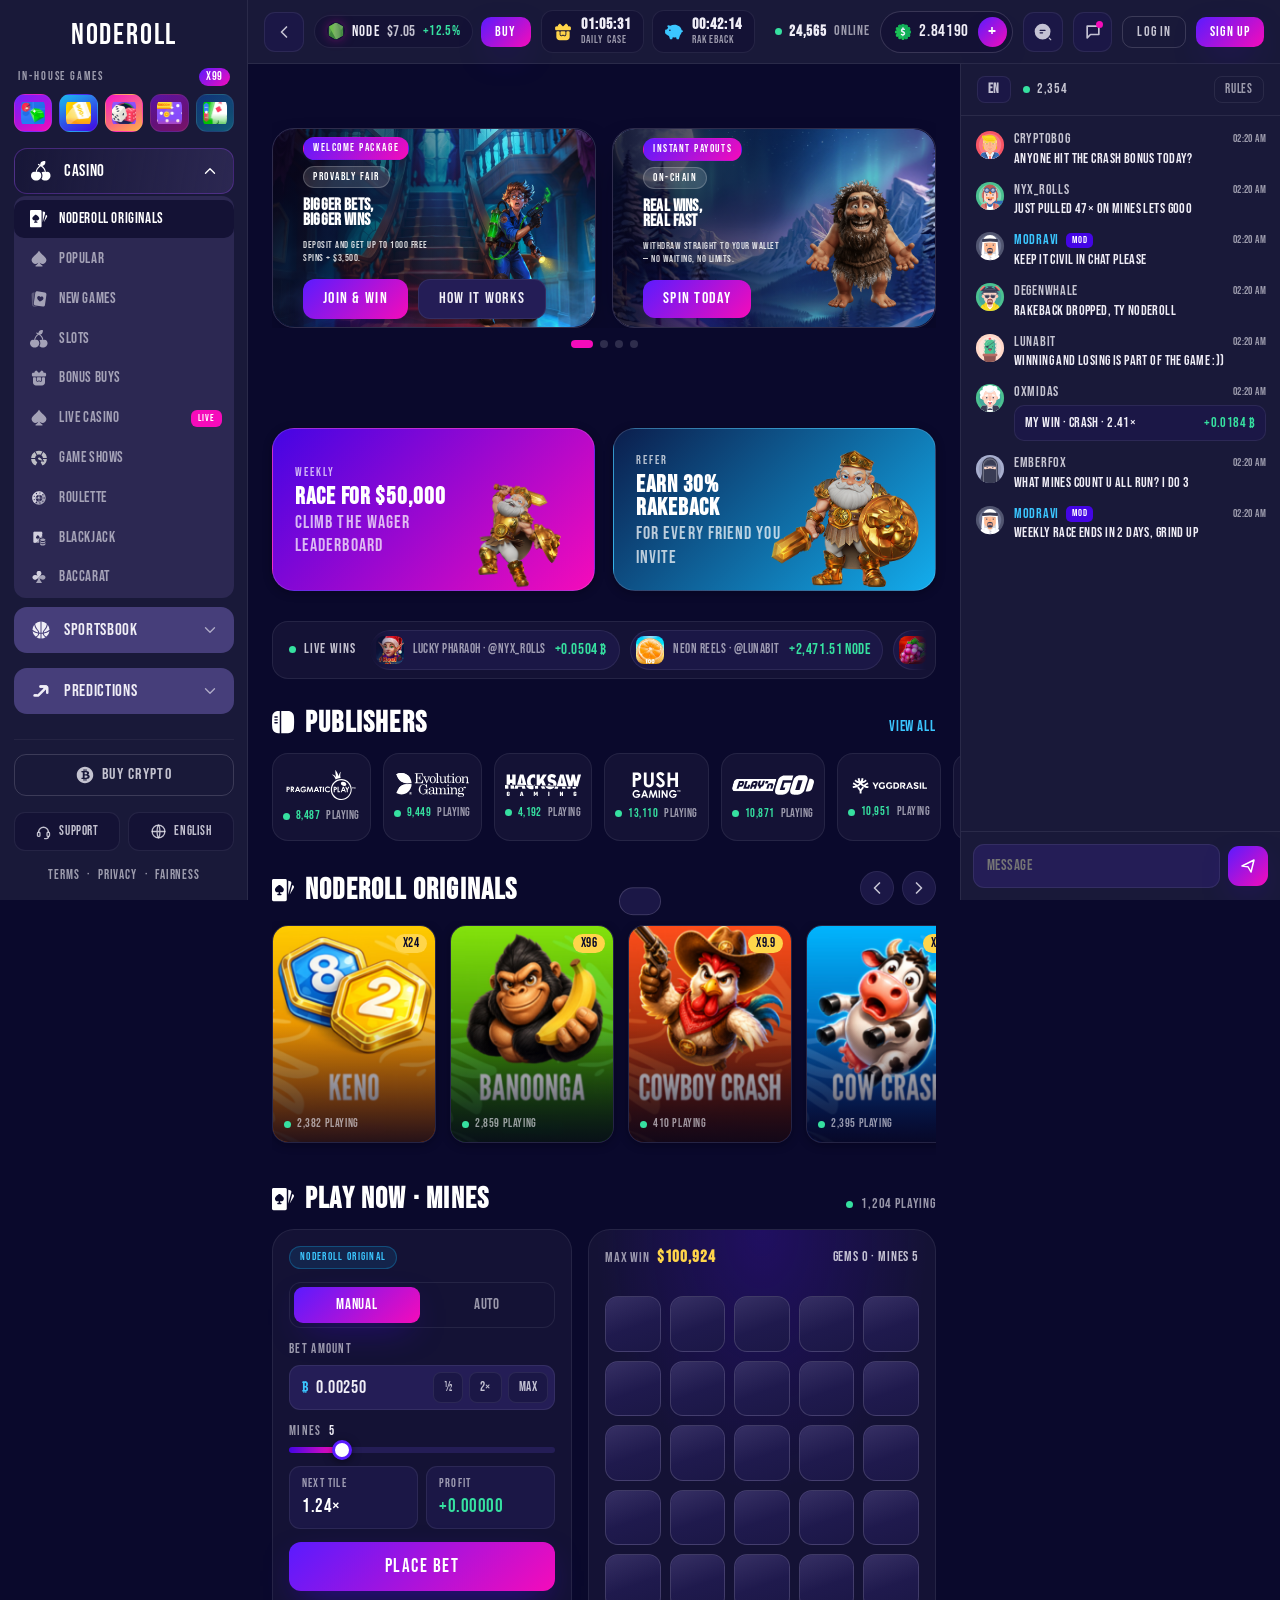
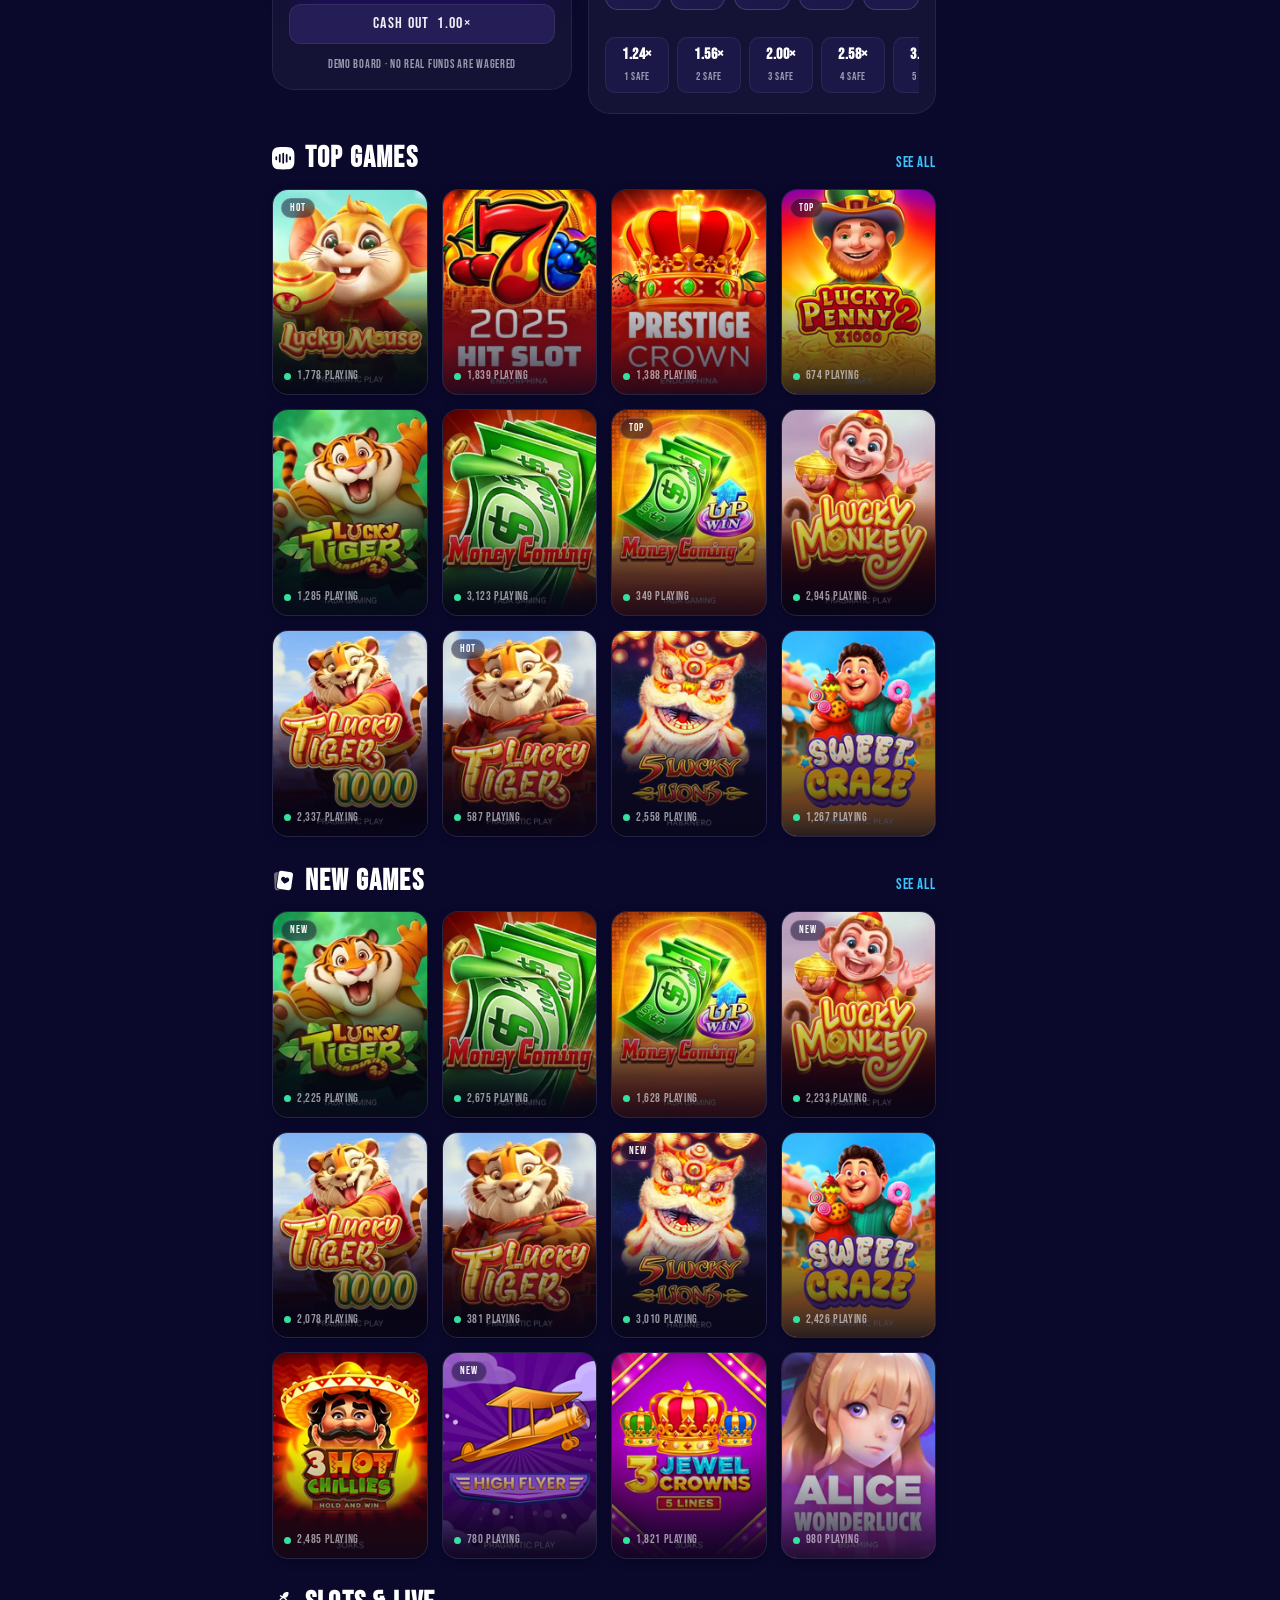
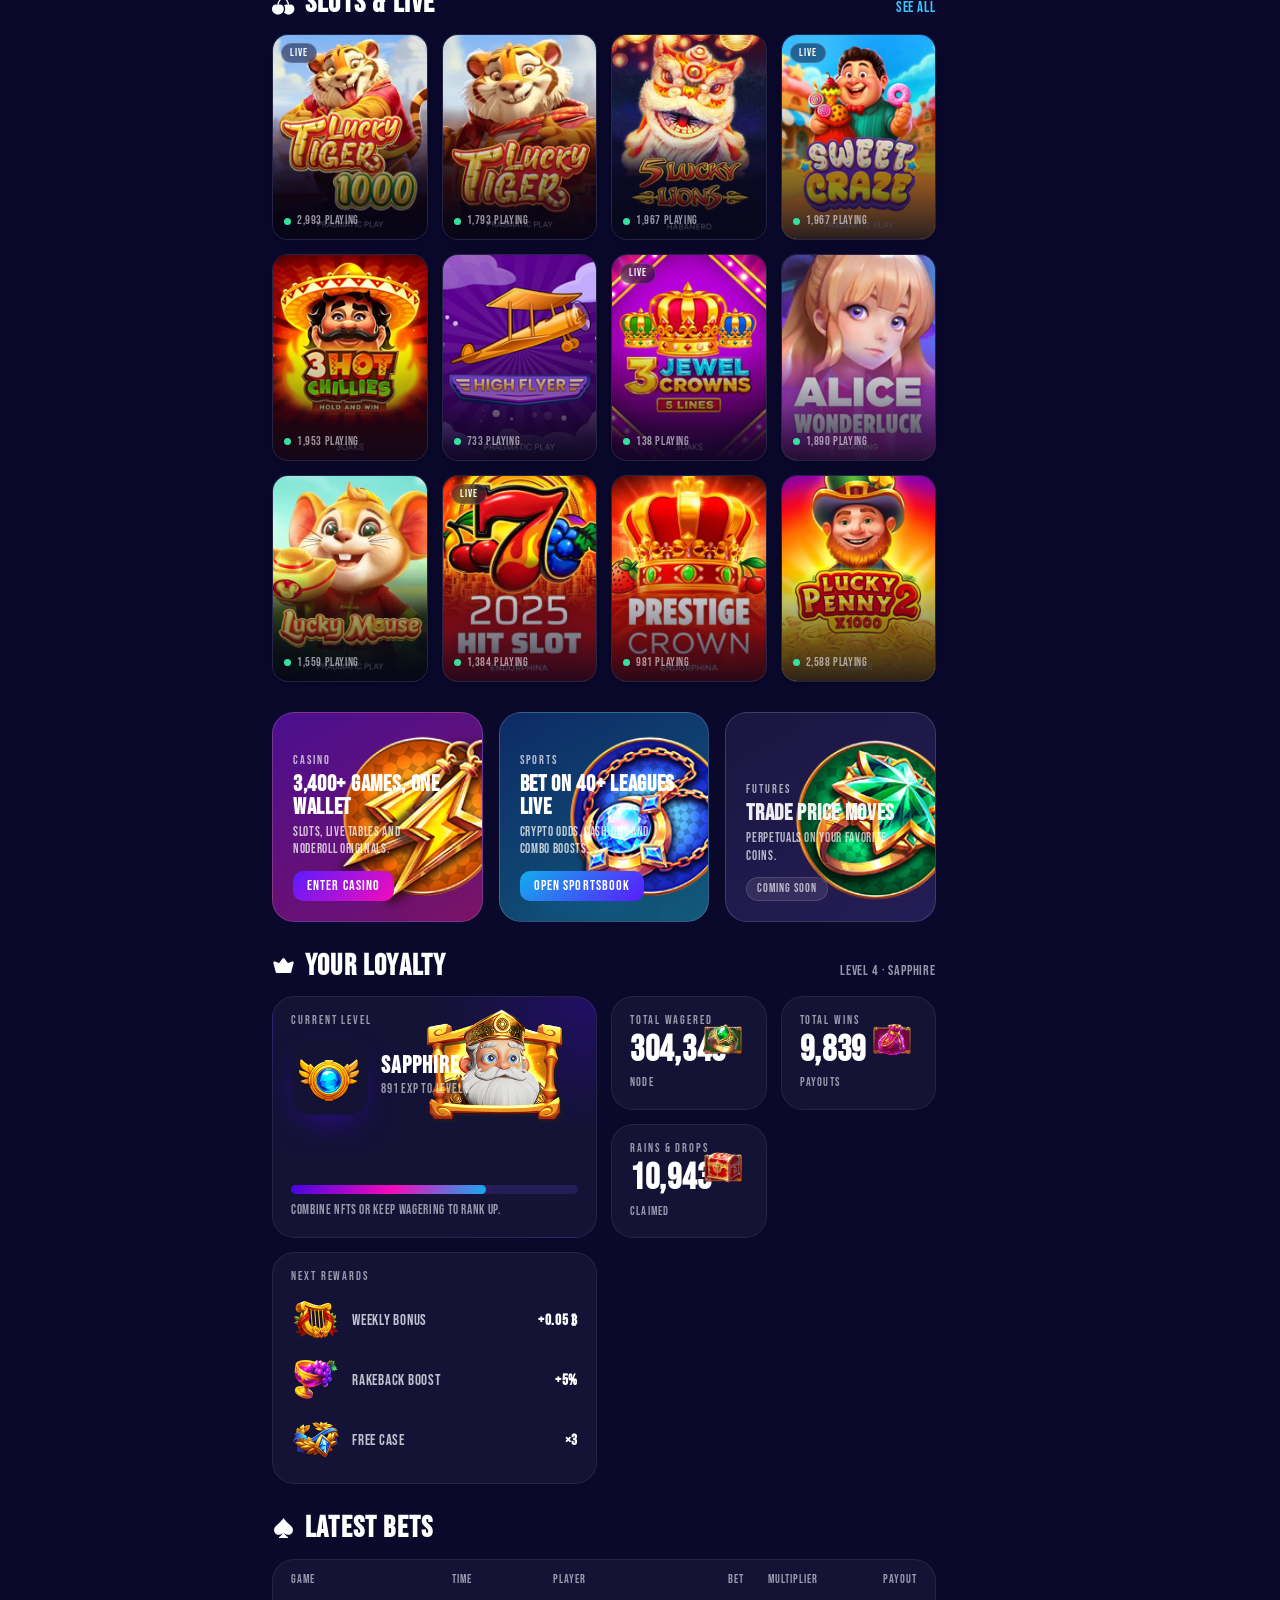
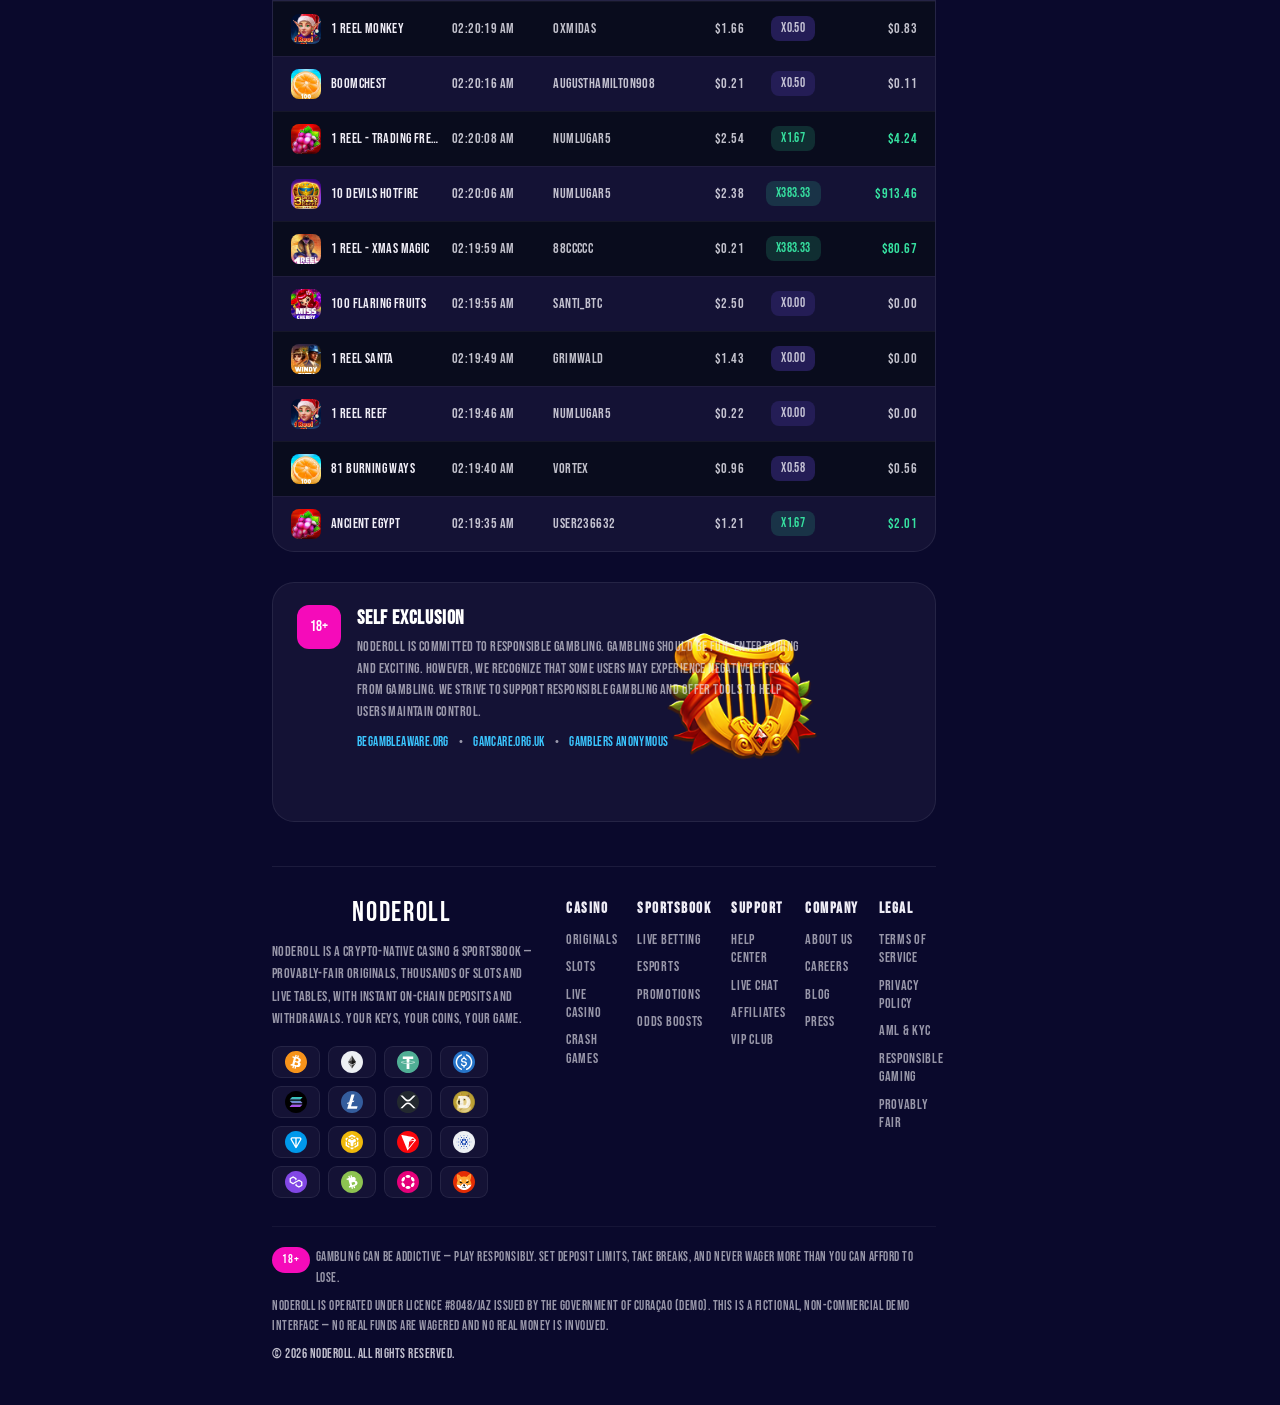
<file: index.html>
<!DOCTYPE html>
<html lang="en">
<head>
<meta charset="UTF-8" />
<meta name="viewport" content="width=device-width, initial-scale=1.0" />
<title>NodeRoll — Crypto Casino &amp; Sportsbook</title>
<meta name="description" content="NodeRoll — a crypto-native casino. Provably-fair originals, thousands of slots, live games and instant on-chain payouts." />
<meta name="color-scheme" content="dark" />
<meta name="theme-color" content="#0a092c" />

<link rel="preconnect" href="https://fonts.googleapis.com" />
<link rel="preconnect" href="https://fonts.gstatic.com" crossorigin />
<link href="https://fonts.googleapis.com/css2?family=Bebas+Neue&display=swap" rel="stylesheet" />
<link rel="stylesheet" href="assets/css/styles.css" />

<link rel="icon" href="data:image/svg+xml,%3Csvg xmlns='http://www.w3.org/2000/svg' viewBox='0 0 32 32'%3E%3Cdefs%3E%3ClinearGradient id='g' x1='0' y1='0' x2='1' y2='1'%3E%3Cstop offset='0' stop-color='%234405e4'/%3E%3Cstop offset='.55' stop-color='%23f50bba'/%3E%3Cstop offset='1' stop-color='%2313aded'/%3E%3C/linearGradient%3E%3C/defs%3E%3Crect x='2' y='2' width='28' height='28' rx='9' fill='url(%23g)'/%3E%3Cg fill='%230a092c'%3E%3Ccircle cx='12' cy='12' r='2.4'/%3E%3Ccircle cx='20' cy='12' r='2.4'/%3E%3Ccircle cx='12' cy='20' r='2.4'/%3E%3Ccircle cx='20' cy='20' r='2.4'/%3E%3C/g%3E%3C/svg%3E" />
</head>
<body>

<!-- ===================== ICON SPRITE (outline, 24x24) ===================== -->
<svg width="0" height="0" style="position:absolute" aria-hidden="true" focusable="false"><defs>
<symbol id="ic-diamond" viewBox="0 0 24 24"><path d="M12 3 20 10 12 21 4 10Z"/><path d="M4 10h16"/></symbol>
<symbol id="ic-trend" viewBox="0 0 24 24"><path d="M3 17 9.5 11l3.5 3.5L21 7"/><path d="M16 7h5v5"/></symbol>
<symbol id="ic-sparkle" viewBox="0 0 24 24"><path d="M12 3.5 13.9 9 19.5 11 13.9 13 12 18.5 10.1 13 4.5 11 10.1 9Z"/></symbol>
<symbol id="ic-flame" viewBox="0 0 24 24"><path d="M12 3c3 3.5 5 6 5 9a5 5 0 0 1-10 0c0-1.4.6-2.6 1.7-3.6C10 11 12 9.2 12 3Z"/></symbol>
<symbol id="ic-slots" viewBox="0 0 24 24"><rect x="4" y="5" width="4.4" height="14" rx="2"/><rect x="9.8" y="5" width="4.4" height="14" rx="2"/><rect x="15.6" y="5" width="4.4" height="14" rx="2"/></symbol>
<symbol id="ic-rocket" viewBox="0 0 24 24"><path d="M5 19c0-3 1-5.5 3.2-7.7C11 8.5 15 6.5 19.5 6.5 19.5 11 17.5 15 14.7 17.8 12.5 20 10 21 7 21"/><circle cx="14.5" cy="9.5" r="1.6"/><path d="M5 19l2.5-1M5 19l1-2.5"/></symbol>
<symbol id="ic-live" viewBox="0 0 24 24"><circle cx="12" cy="12" r="2.4"/><path d="M7.6 7.6a6 6 0 0 0 0 8.8M16.4 7.6a6 6 0 0 1 0 8.8"/></symbol>
<symbol id="ic-star" viewBox="0 0 24 24"><path d="M12 4 14.3 9.2 20 9.7 15.7 13.5 17 19 12 16.2 7 19 8.3 13.5 4 9.7 9.7 9.2Z"/></symbol>
<symbol id="ic-layers" viewBox="0 0 24 24"><path d="M12 4 21 9 12 14 3 9Z"/><path d="M3 14l9 5 9-5"/></symbol>
<symbol id="ic-hexagon" viewBox="0 0 24 24"><path d="M12 3 20 7.5v9L12 21 4 16.5v-9Z"/></symbol>
<symbol id="ic-crown" viewBox="0 0 24 24"><path d="M4 18h16M4.5 18 6 8l4.5 5L12 5l1.5 8L18 8l1.5 10"/></symbol>
<symbol id="ic-candles" viewBox="0 0 24 24"><path d="M7 4v4.5M7 15.5V20M17 5v3M17 15v4"/><rect x="5" y="8.5" width="4" height="7" rx="1.2"/><rect x="15" y="8" width="4" height="7" rx="1.2"/></symbol>
<symbol id="ic-trophy" viewBox="0 0 24 24"><path d="M8 4h8v4a4 4 0 0 1-8 0Z"/><path d="M8 6H5a3 3 0 0 0 3 3M16 6h3a3 3 0 0 1-3 3M12 12v4M9 20h6M10 16h4"/></symbol>
<symbol id="ic-rank" viewBox="0 0 24 24"><rect x="4" y="11" width="4" height="8" rx="1"/><rect x="10" y="6" width="4" height="13" rx="1"/><rect x="16" y="14" width="4" height="5" rx="1"/></symbol>
<symbol id="ic-dice" viewBox="0 0 24 24"><rect x="4" y="4" width="16" height="16" rx="4"/><circle cx="9" cy="9" r="1.3" fill="currentColor"/><circle cx="15" cy="15" r="1.3" fill="currentColor"/><circle cx="12" cy="12" r="1.3" fill="currentColor"/></symbol>
<symbol id="ic-plinko" viewBox="0 0 24 24"><g fill="currentColor"><circle cx="12" cy="5" r="1.2"/><circle cx="9" cy="10" r="1.2"/><circle cx="15" cy="10" r="1.2"/><circle cx="6" cy="15" r="1.2"/><circle cx="12" cy="15" r="1.2"/><circle cx="18" cy="15" r="1.2"/></g><path d="M5 20h14"/></symbol>
<symbol id="ic-cards" viewBox="0 0 24 24"><rect x="7" y="5" width="10" height="14" rx="2"/><path d="M12 15.5 9.2 12.8a1.9 1.9 0 1 1 2.8-1 1.9 1.9 0 1 1 2.8 1Z" fill="currentColor"/></symbol>
<symbol id="ic-gift" viewBox="0 0 24 24"><rect x="4" y="9" width="16" height="11" rx="2"/><path d="M4 13h16M12 9v11M12 9C9.5 9 7.5 4.5 12 6.2 16.5 4.5 14.5 9 12 9Z"/></symbol>
<symbol id="ic-spade" viewBox="0 0 24 24"><path d="M12 4c3 4 7 6 7 9a3.4 3.4 0 0 1-5.6 2.6C13.6 17.4 14 18.6 15.2 20H8.8c1.2-1.4 1.6-2.6 1.8-4.4A3.4 3.4 0 0 1 5 13c0-3 4-5 7-9Z" fill="currentColor"/></symbol>
<symbol id="ic-ball" viewBox="0 0 24 24"><circle cx="12" cy="12" r="8"/><path d="M12 8.2 15 10.4 13.9 14h-3.8L9 10.4Z" fill="currentColor"/><path d="M12 4v4.2M5 9.5l3.8 2.8M19 9.5l-3.8 2.8M8.2 19l1.9-5M15.8 19l-1.9-5"/></symbol>
<symbol id="ic-coin" viewBox="0 0 24 24"><circle cx="12" cy="12" r="8"/><path d="M10 9h3.5a1.8 1.8 0 0 1 0 3.6H10M10 12.6h4a1.8 1.8 0 0 1 0 3.4H10V8.5"/></symbol>
<symbol id="ic-search" viewBox="0 0 24 24"><circle cx="11" cy="11" r="7"/><path d="m20 20-3.2-3.2"/></symbol>
<symbol id="ic-chat" viewBox="0 0 24 24"><path d="M5 5h14v10H9l-4 4Z"/></symbol>
<symbol id="ic-menu" viewBox="0 0 24 24"><path d="M4 7h16M4 12h16M4 17h16"/></symbol>
<symbol id="ic-chevL" viewBox="0 0 24 24"><path d="m15 6-6 6 6 6"/></symbol>
<symbol id="ic-chevR" viewBox="0 0 24 24"><path d="m9 6 6 6-6 6"/></symbol>
<symbol id="ic-send" viewBox="0 0 24 24"><path d="M4 12 20 4l-4 16-4-7-8-1Z"/></symbol>
<symbol id="ic-wheel" viewBox="0 0 24 24"><circle cx="12" cy="12" r="8"/><path d="M12 4v16M4 12h16M6.3 6.3 17.7 17.7M17.7 6.3 6.3 17.7"/></symbol>
<symbol id="ic-headset" viewBox="0 0 24 24"><path d="M5 13a7 7 0 0 1 14 0"/><rect x="3.5" y="13" width="3.5" height="6" rx="1.4"/><rect x="17" y="13" width="3.5" height="6" rx="1.4"/><path d="M19 19a3 3 0 0 1-3 3h-2.5"/></symbol>
<symbol id="ic-globe" viewBox="0 0 24 24"><circle cx="12" cy="12" r="9"/><path d="M3 12h18M12 3c2.6 2.7 2.6 15.3 0 18M12 3c-2.6 2.7-2.6 15.3 0 18"/></symbol>
<symbol id="ic-shield" viewBox="0 0 24 24"><path d="M12 3 20 6v6c0 4.4-3.2 7.6-8 9-4.8-1.4-8-4.6-8-9V6Z"/></symbol>
<symbol id="ic-clock" viewBox="0 0 24 24"><circle cx="12" cy="12" r="9"/><path d="M12 7v5l3.5 2"/></symbol>
<symbol id="ic-grid" viewBox="0 0 24 24"><rect x="4" y="4" width="7" height="7" rx="1.6"/><rect x="13" y="4" width="7" height="7" rx="1.6"/><rect x="4" y="13" width="7" height="7" rx="1.6"/><rect x="13" y="13" width="7" height="7" rx="1.6"/></symbol>
<symbol id="ic-chevD" viewBox="0 0 24 24"><path d="m6 9 6 6 6-6"/></symbol>
<symbol id="ic-basket" viewBox="0 0 24 24"><circle cx="12" cy="12" r="9"/><path d="M12 3v18M3 12h18M5.6 5.6c3.2 3.2 3.2 10.4 0 13.6M18.4 5.6c-3.2 3.2-3.2 10.4 0 13.6"/></symbol>
<symbol id="ic-tennis" viewBox="0 0 24 24"><circle cx="12" cy="12" r="9"/><path d="M5.5 6.5c4 2.4 4 8.6 0 11M18.5 6.5c-4 2.4-4 8.6 0 11"/></symbol>
<symbol id="ic-target" viewBox="0 0 24 24"><circle cx="12" cy="12" r="9"/><circle cx="12" cy="12" r="5"/><circle cx="12" cy="12" r="1.4" fill="currentColor"/></symbol>
<symbol id="ic-bat" viewBox="0 0 24 24"><path d="M14.5 4.5 19 9 9.5 18.5l-2.5.8.8-2.5Z"/><circle cx="5.5" cy="18.5" r="1.7"/></symbol>
<symbol id="ic-hockey" viewBox="0 0 24 24"><path d="M5 19h14M7 19 15 5l2.5 1"/><ellipse cx="17.5" cy="19" rx="2.2" ry="1.3" fill="currentColor"/></symbol>
<symbol id="ic-mma" viewBox="0 0 24 24"><path d="M7 10V7.5a1.8 1.8 0 0 1 3.6 0M10.6 8.6a1.8 1.8 0 0 1 3.6 0V11M7 10h7.2v4.5a4 4 0 0 1-4 4H9.2A2.2 2.2 0 0 1 7 16.3Z"/></symbol>
<symbol id="ic-pong" viewBox="0 0 24 24"><circle cx="9.5" cy="9.5" r="5.5"/><path d="m13.4 13.4 5 5"/><circle cx="17.5" cy="6.5" r="1.3" fill="currentColor"/></symbol>
<symbol id="ic-horse" viewBox="0 0 24 24"><path d="M5 20c0-5.5 2.2-8.5 6.5-9.5L13 7l3 1.8 3-1-1 3.2c1.2 2.4 1 5.6-1.2 9M11.5 10.5 8 13"/></symbol>
<symbol id="ic-gauge" viewBox="0 0 24 24"><path d="M4 18a8 8 0 1 1 16 0"/><path d="m12 14 4.5-4"/><circle cx="12" cy="18" r="1.5" fill="currentColor"/></symbol>
<symbol id="ic-megaphone" viewBox="0 0 24 24"><path d="M4 10.5v3l3 .8 1.8 3.7h2l-1-3.4 8 2.4V7.5l-8 2.4H7Z"/><path d="M18 9.5a3 3 0 0 1 0 5"/></symbol>
<symbol id="ic-ticket" viewBox="0 0 24 24"><path d="M4 8.5A1.5 1.5 0 0 1 5.5 7h13A1.5 1.5 0 0 1 20 8.5a2 2 0 0 0 0 4 1.5 1.5 0 0 1 0 3 2 2 0 0 0 0 .5 1.5 1.5 0 0 1-1.5 1.5h-13A1.5 1.5 0 0 1 4 16a2 2 0 0 0 0-3 1.5 1.5 0 0 1 0-3 2 2 0 0 0 0-1.5Z"/><path d="M14 7v10"/></symbol>
<symbol id="ic-vote" viewBox="0 0 24 24"><rect x="4" y="10" width="16" height="10" rx="2"/><path d="M4 14h16M12 4v6M9 6.5 12 4l3 2.5"/></symbol>
</defs></svg>

<a class="skip-link" href="#lobby">Skip to content</a>

<div class="app">

  <!-- ============================= SIDEBAR ============================= -->
  <aside class="sidebar" id="sidebar" aria-label="Primary">
    <div class="sidebar__inner">

      <a class="logo" href="#" aria-label="NodeRoll home">NodeRoll</a>

      <section class="ingames" aria-label="In-house games">
        <div class="ingames__head">
          <span class="eyebrow">In-house games</span>
          <span class="chip chip--mini">x99</span>
        </div>
        <div class="ingames__strip" id="ingameStrip"><!-- JS --></div>
      </section>

      <div class="sidebar__scroll">
        <div class="navgroup is-open">
          <button class="navgroup__head" type="button" aria-expanded="true" data-secicon="g-casino">
            <span class="navgroup__ic"><svg class="ic"><use href="#ic-slots"/></svg></span>
            <span class="navgroup__label">Casino</span>
            <svg class="ic navgroup__chev"><use href="#ic-chevD"/></svg>
          </button>
          <div class="navgroup__panel"><div class="navgroup__list">
            <a class="navsub is-active" href="#originals" data-secicon="originals"><svg class="ic"><use href="#ic-diamond"/></svg> NodeRoll Originals</a>
            <a class="navsub" href="#top" data-secicon="popular"><svg class="ic"><use href="#ic-flame"/></svg> Popular</a>
            <a class="navsub" href="#new" data-secicon="new-games"><svg class="ic"><use href="#ic-sparkle"/></svg> New Games</a>
            <a class="navsub" href="#slots" data-secicon="slots"><svg class="ic"><use href="#ic-slots"/></svg> Slots</a>
            <a class="navsub" href="#slots" data-secicon="bonus-buys"><svg class="ic"><use href="#ic-gift"/></svg> Bonus Buys</a>
            <a class="navsub" href="#slots" data-secicon="live-casino"><svg class="ic"><use href="#ic-live"/></svg> Live Casino <span class="navsub__badge">LIVE</span></a>
            <a class="navsub" href="#slots" data-secicon="game-shows"><svg class="ic"><use href="#ic-star"/></svg> Game Shows</a>
            <a class="navsub" href="#originals" data-secicon="roulette"><svg class="ic"><use href="#ic-wheel"/></svg> Roulette</a>
            <a class="navsub" href="#originals" data-secicon="blackjack"><svg class="ic"><use href="#ic-cards"/></svg> Blackjack</a>
            <a class="navsub" href="#originals" data-secicon="baccarat"><svg class="ic"><use href="#ic-spade"/></svg> Baccarat</a>
          </div></div>
        </div>

        <div class="navgroup">
          <button class="navgroup__head" type="button" aria-expanded="false" data-secicon="g-sportsbook">
            <span class="navgroup__ic"><svg class="ic"><use href="#ic-trophy"/></svg></span>
            <span class="navgroup__label">Sportsbook</span>
            <svg class="ic navgroup__chev"><use href="#ic-chevD"/></svg>
          </button>
          <div class="navgroup__panel"><div class="navgroup__list">
            <a class="navsub" href="#top" data-secicon="soccer"><svg class="ic"><use href="#ic-ball"/></svg> Soccer</a>
            <a class="navsub" href="#top" data-secicon="basketball"><svg class="ic"><use href="#ic-basket"/></svg> Basketball</a>
            <a class="navsub" href="#top" data-secicon="tennis"><svg class="ic"><use href="#ic-tennis"/></svg> Tennis</a>
            <a class="navsub" href="#top" data-secicon="csgo"><svg class="ic"><use href="#ic-target"/></svg> Counter-Strike</a>
            <a class="navsub" href="#top" data-secicon="cricket"><svg class="ic"><use href="#ic-bat"/></svg> Cricket</a>
            <a class="navsub" href="#top" data-secicon="baseball"><svg class="ic"><use href="#ic-bat"/></svg> Baseball</a>
            <a class="navsub" href="#top" data-secicon="hockey"><svg class="ic"><use href="#ic-hockey"/></svg> Ice Hockey</a>
            <a class="navsub" href="#top" data-secicon="mma"><svg class="ic"><use href="#ic-mma"/></svg> MMA</a>
            <a class="navsub" href="#top" data-secicon="ttennis"><svg class="ic"><use href="#ic-pong"/></svg> Table Tennis</a>
            <a class="navsub" href="#top" data-secicon="horse"><svg class="ic"><use href="#ic-horse"/></svg> Horse Racing</a>
          </div></div>
        </div>

        <div class="navgroup">
          <button class="navgroup__head" type="button" aria-expanded="false" data-secicon="g-predictions">
            <span class="navgroup__ic"><svg class="ic"><use href="#ic-trend"/></svg></span>
            <span class="navgroup__label">Predictions</span>
            <svg class="ic navgroup__chev"><use href="#ic-chevD"/></svg>
          </button>
          <div class="navgroup__panel"><div class="navgroup__list">
            <a class="navsub" href="#top" data-secicon="politics"><svg class="ic"><use href="#ic-vote"/></svg> Politics</a>
            <a class="navsub" href="#top" data-secicon="pred-sports"><svg class="ic"><use href="#ic-ball"/></svg> Sports</a>
          </div></div>
        </div>

        <a class="navlink" href="#top" data-secicon="g-rtp"><span class="navgroup__ic"><svg class="ic"><use href="#ic-gauge"/></svg></span><span class="navgroup__label">Live RTP</span></a>

        <div class="navblock">
          <a class="navsub" href="#promos" data-secicon="promotions"><svg class="ic"><use href="#ic-megaphone"/></svg> Promotions</a>
          <a class="navsub" href="#promos" data-secicon="refer"><svg class="ic"><use href="#ic-coin"/></svg> Refer &amp; Earn</a>
          <a class="navsub" href="#promos" data-secicon="redeem"><svg class="ic"><use href="#ic-ticket"/></svg> Redeem</a>
        </div>

        <a class="navlink" href="#loyalty" data-secicon="g-vip"><span class="navgroup__ic"><svg class="ic"><use href="#ic-crown"/></svg></span><span class="navgroup__label">VIP Club</span></a>

        <div class="sidestat">
          <span class="sidestat__label">Total bets placed</span>
          <b class="sidestat__num" id="totalBets">14,433,926,705</b>
        </div>
      </div>

      <div class="sidebar__bottom">
        <a class="btn btn--ghost btn--block buycrypto" href="#" data-ui="buy-crypto"><svg class="ic"><use href="#ic-coin"/></svg> Buy Crypto</a>

        <div class="sidebar__actions">
          <button class="sbtn" type="button"><svg class="ic"><use href="#ic-headset"/></svg> Support</button>
          <button class="sbtn" type="button"><svg class="ic"><use href="#ic-globe"/></svg> English</button>
        </div>

        <div class="sidebar__foot">
          <a href="#">Terms</a><span aria-hidden="true">·</span><a href="#">Privacy</a><span aria-hidden="true">·</span><a href="#">Fairness</a>
        </div>
      </div>
    </div>
  </aside>

  <!-- ============================ MAIN REGION ========================== -->
  <div class="main-region">

    <header class="topbar">
      <button class="iconbtn topbar__menu" id="menuBtn" data-topnav="menu" aria-label="Toggle navigation" aria-expanded="false"><svg class="ic"><use href="#ic-menu"/></svg></button>
      <button class="iconbtn topbar__collapse" id="sidebarToggle" aria-label="Collapse sidebar" aria-expanded="true"><svg class="ic"><use href="#ic-chevL"/></svg></button>
      <a class="logo topbar__logo" href="#" aria-label="NodeRoll home">NodeRoll</a>

      <div class="coin">
        <span class="coin__mark" data-ui="node" aria-hidden="true"></span>
        <span class="coin__name">NODE</span>
        <span class="coin__price">$7.05</span>
        <span class="coin__delta">+12.5%</span>
      </div>
      <a class="btn btn--primary btn--sm coin__buy" href="#">Buy</a>

      <div class="gifts" aria-label="Active bonuses">
        <div class="gift"><span class="gift__ic" data-topnav="daily-case"><svg class="ic"><use href="#ic-gift"/></svg></span><span class="gift__t"><b data-countdown="3935">01:05:35</b><small>Daily case</small></span></div>
        <div class="gift gift--alt"><span class="gift__ic" data-topnav="rakeback"><svg class="ic"><use href="#ic-coin"/></svg></span><span class="gift__t"><b data-countdown="2538">00:42:18</b><small>Rakeback</small></span></div>
      </div>

      <div class="topbar__spacer"></div>

      <div class="onlinestat" title="Players online"><span class="dot dot--live"></span><b id="onlineCount">24,318</b> online</div>

      <div class="balance">
        <span class="balance__cur" data-ui="currency" aria-hidden="true">₿</span>
        <span class="balance__amt" id="balanceAmt">2.84190</span>
        <button class="balance__add" aria-label="Deposit">+</button>
      </div>

      <button class="iconbtn" data-topnav="search" aria-label="Search"><svg class="ic"><use href="#ic-search"/></svg></button>
      <button class="iconbtn iconbtn--chat" id="chatToggle" aria-label="Toggle chat" aria-expanded="true"><svg class="ic"><use href="#ic-chat"/></svg><span class="iconbtn__dot"></span></button>

      <a class="btn btn--ghost btn--sm hide-sm" href="#">Log in</a>
      <a class="btn btn--primary btn--sm" href="#">Sign up</a>
    </header>

    <div class="content-grid" id="contentGrid">

      <main class="content" id="lobby">

        <!-- ---------- HERO: layered peek-carousel (bg + character + text) ---------- -->
        <section class="hero" aria-label="Featured" id="hero">
          <div class="hero__track" id="heroTrack"><!-- JS: slides --></div>
          <div class="hero__dots" id="heroDots" aria-label="Choose banner"></div>
        </section>

        <div class="promo-row">
          <a class="spromo spromo--a" href="#" data-promo="race">
            <div class="spromo__txt"><span class="eyebrow">Weekly</span><h3>Race for $50,000</h3><p>Climb the wager leaderboard</p></div>
          </a>
          <a class="spromo spromo--b" href="#" data-promo="refer">
            <div class="spromo__txt"><span class="eyebrow">Refer</span><h3>Earn 30% rakeback</h3><p>For every friend you invite</p></div>
          </a>
        </div>

        <!-- ---------------------- WINNERS LIVE FEED ---------------------- -->
        <section class="ticker" aria-label="Live wins">
          <span class="ticker__label"><span class="dot dot--live"></span> Live wins</span>
          <div class="ticker__viewport"><ul class="ticker__track" id="winTrack"><!-- JS --></ul></div>
        </section>

        <!-- ----------------------- GAME PUBLISHERS ----------------------- -->
        <section class="section" id="publishers">
          <div class="section__head"><h2 class="section__title" data-secicon="providers"><svg class="ic section__ic"><use href="#ic-layers"/></svg>Publishers</h2><a class="section__all" href="#">View all</a></div>
          <div class="pubs" id="pubRow">
            <a class="pub" href="#" data-publisher="pragmatic"><span class="pub__logo">Pragmatic Play</span><span class="pub__meta"><span class="dot dot--live"></span><b>0</b> playing</span></a>
            <a class="pub" href="#" data-publisher="evolution"><span class="pub__logo">Evolution</span><span class="pub__meta"><span class="dot dot--live"></span><b>0</b> playing</span></a>
            <a class="pub" href="#" data-publisher="hacksaw"><span class="pub__logo">Hacksaw</span><span class="pub__meta"><span class="dot dot--live"></span><b>0</b> playing</span></a>
            <a class="pub" href="#" data-publisher="pgsoft"><span class="pub__logo">PG Soft</span><span class="pub__meta"><span class="dot dot--live"></span><b>0</b> playing</span></a>
            <a class="pub" href="#" data-publisher="playngo"><span class="pub__logo">Play'n GO</span><span class="pub__meta"><span class="dot dot--live"></span><b>0</b> playing</span></a>
            <a class="pub" href="#" data-publisher="yggdrasil"><span class="pub__logo">Yggdrasil</span><span class="pub__meta"><span class="dot dot--live"></span><b>0</b> playing</span></a>
            <a class="pub" href="#" data-publisher="nolimit"><span class="pub__logo">Nolimit City</span><span class="pub__meta"><span class="dot dot--live"></span><b>0</b> playing</span></a>
            <a class="pub" href="#" data-publisher="relax"><span class="pub__logo">Relax Gaming</span><span class="pub__meta"><span class="dot dot--live"></span><b>0</b> playing</span></a>
          </div>
        </section>

        <!-- ----------------------- NODEROLL ORIGINALS --------------------- -->
        <section class="section" id="originals">
          <div class="section__head">
            <h2 class="section__title" data-secicon="originals"><svg class="ic section__ic"><use href="#ic-diamond"/></svg>NodeRoll Originals</h2>
            <div class="rail__nav">
              <button class="iconbtn iconbtn--round" data-rail="origRail" data-dir="-1" aria-label="Scroll left"><svg class="ic"><use href="#ic-chevL"/></svg></button>
              <button class="iconbtn iconbtn--round" data-rail="origRail" data-dir="1" aria-label="Scroll right"><svg class="ic"><use href="#ic-chevR"/></svg></button>
            </div>
          </div>
          <div class="rail" id="origRail"><!-- JS --></div>
        </section>

        <!-- --------------------- FEATURED: MINES BOARD -------------------- -->
        <section class="section" id="play" aria-label="Featured game — Mines">
          <div class="section__head">
            <h2 class="section__title" data-secicon="originals"><svg class="ic section__ic"><use href="#ic-diamond"/></svg>Play now · Mines</h2>
            <span class="section__meta"><span class="dot dot--live"></span> 1,204 playing</span>
          </div>

          <div class="game">
            <form class="panel" id="minesPanel" autocomplete="off" onsubmit="return false">
              <span class="panel__tag">NodeRoll Original</span>
              <div class="seg seg--full" role="group" aria-label="Bet mode">
                <button class="seg__btn is-active" type="button">Manual</button>
                <button class="seg__btn" type="button">Auto</button>
              </div>

              <label class="field">
                <span class="field__label">Bet amount</span>
                <span class="field__row">
                  <span class="field__cur" aria-hidden="true">₿</span>
                  <input class="field__input" id="betInput" inputmode="decimal" value="0.00250" aria-label="Bet amount" />
                  <button class="field__chip" type="button" data-bet="half">½</button>
                  <button class="field__chip" type="button" data-bet="double">2×</button>
                  <button class="field__chip" type="button" data-bet="max">Max</button>
                </span>
              </label>

              <label class="field">
                <span class="field__label">Mines <em id="mineCountLabel">5</em></span>
                <input class="range" id="mineRange" type="range" min="1" max="24" value="5" aria-label="Number of mines" />
              </label>

              <dl class="payout">
                <div><dt>Next tile</dt><dd id="nextMult">1.21×</dd></div>
                <div><dt>Profit</dt><dd id="profitOut">+0.00053</dd></div>
              </dl>

              <button class="btn btn--primary btn--block btn--lg" id="betBtn" type="button">Place bet</button>
              <button class="btn btn--quiet btn--block" id="cashBtn" type="button" hidden>Cash out <span id="cashMult">1.00×</span></button>
              <p class="panel__note">Demo board · no real funds are wagered</p>
            </form>

            <div class="board">
              <div class="board__top">
                <span class="board__win">Max win <b>$100,924</b></span>
                <span class="board__safe" id="safeCount">Gems 0 · Mines 5</span>
              </div>
              <div class="board__mid">
                <span class="board__char board__char--left" data-mines="left" aria-hidden="true"></span>
                <div class="mines" id="minesGrid" aria-label="Mines board"><!-- JS --></div>
                <span class="board__char board__char--right" data-mines="right" aria-hidden="true"></span>
              </div>
              <div class="multibar" id="multibar"><!-- JS --></div>
            </div>
          </div>
        </section>

        <!-- -------------------------- TOP GAMES -------------------------- -->
        <section class="section" id="top">
          <div class="section__head"><h2 class="section__title" data-secicon="top-games"><svg class="ic section__ic"><use href="#ic-trend"/></svg>Top Games</h2><a class="section__all" href="#">See all</a></div>
          <div class="grid" id="topGrid"><!-- JS --></div>
        </section>

        <section class="section" id="new">
          <div class="section__head"><h2 class="section__title" data-secicon="new-games"><svg class="ic section__ic"><use href="#ic-sparkle"/></svg>New Games</h2><a class="section__all" href="#">See all</a></div>
          <div class="grid" id="newGrid"><!-- JS --></div>
        </section>

        <section class="section" id="slots">
          <div class="section__head"><h2 class="section__title" data-secicon="slots"><svg class="ic section__ic"><use href="#ic-slots"/></svg>Slots &amp; Live</h2><a class="section__all" href="#">See all</a></div>
          <div class="grid" id="slotGrid"><!-- JS --></div>
        </section>

        <!-- ----------------- PROMO TRIO (distinct, not generic) ---------- -->
        <section class="section" id="promos">
          <div class="promos">
            <a class="pcard pcard--casino" href="#">
              <span class="pcard__art" data-feature="casino"><svg class="ic"><use href="#ic-spade"/></svg></span>
              <div class="pcard__body">
                <span class="eyebrow">Casino</span><h3>3,400+ games, one wallet</h3>
                <p>Slots, live tables and NodeRoll originals.</p>
                <span class="btn btn--primary btn--sm">Enter casino</span>
              </div>
            </a>
            <a class="pcard pcard--sports" href="#">
              <span class="pcard__art" data-feature="sports"><svg class="ic"><use href="#ic-ball"/></svg></span>
              <div class="pcard__body">
                <span class="eyebrow">Sports</span><h3>Bet on 40+ leagues live</h3>
                <p>Crypto odds, cash-out and combo boosts.</p>
                <span class="btn btn--neon btn--sm">Open sportsbook</span>
              </div>
            </a>
            <div class="pcard pcard--soon" aria-disabled="true">
              <span class="pcard__art" data-feature="futures"><svg class="ic"><use href="#ic-candles"/></svg></span>
              <div class="pcard__body">
                <span class="eyebrow">Futures</span><h3>Trade price moves</h3>
                <p>Perpetuals on your favorite coins.</p>
                <span class="badge badge--soon">Coming soon</span>
              </div>
            </div>
          </div>
        </section>

        <!-- ------------------------ LOYALTY BENTO ------------------------ -->
        <section class="section" id="loyalty">
          <div class="section__head"><h2 class="section__title" data-secicon="loyalty"><svg class="ic section__ic"><use href="#ic-crown"/></svg>Your loyalty</h2><span class="section__meta">Level 4 · Sapphire</span></div>
          <div class="bento">
            <article class="tile tile--level">
              <span class="eyebrow">Current level</span>
              <span class="level__char" data-level="character" aria-hidden="true"></span>
              <div class="level">
                <span class="level__badge" data-level="badge" aria-hidden="true">04</span>
                <div class="level__meta"><strong>Sapphire</strong><span>891 EXP to Level 5</span></div>
              </div>
              <div class="progress" role="progressbar" aria-valuenow="68" aria-valuemin="0" aria-valuemax="100" aria-label="Level progress"><span style="--p:68%"></span></div>
              <p class="tile__hint">Combine NFTs or keep wagering to rank up.</p>
            </article>

            <article class="tile tile--stat"><span class="tile__ic" data-stat="wagered" aria-hidden="true"></span><span class="eyebrow">Total wagered</span><strong id="statWager">304,345</strong><span class="tile__sub">NODE</span></article>
            <article class="tile tile--stat"><span class="tile__ic" data-stat="wins" aria-hidden="true"></span><span class="eyebrow">Total wins</span><strong>9,839</strong><span class="tile__sub">payouts</span></article>
            <article class="tile tile--stat"><span class="tile__ic" data-stat="drops" aria-hidden="true"></span><span class="eyebrow">Rains &amp; drops</span><strong>10,943</strong><span class="tile__sub">claimed</span></article>

            <article class="tile tile--rewards">
              <span class="eyebrow">Next rewards</span>
              <ul class="rewards">
                <li><span class="rewards__ic rewards__ic--1" data-reward="weekly-bonus"><svg class="ic"><use href="#ic-gift"/></svg></span> Weekly bonus <b>+0.05 ₿</b></li>
                <li><span class="rewards__ic rewards__ic--2" data-reward="rakeback-boost"><svg class="ic"><use href="#ic-coin"/></svg></span> Rakeback boost <b>+5%</b></li>
                <li><span class="rewards__ic rewards__ic--3" data-reward="free-case"><svg class="ic"><use href="#ic-star"/></svg></span> Free case <b>×3</b></li>
              </ul>
            </article>
          </div>
        </section>

        <!-- ----------------------- LATEST BETS --------------------------- -->
        <section class="section" id="latest">
          <div class="section__head"><h2 class="section__title" data-secicon="live-casino"><svg class="ic section__ic"><use href="#ic-clock"/></svg>Latest bets</h2></div>
          <div class="bets">
            <div class="bets__head" role="row">
              <span>Game</span><span>Time</span><span>Player</span><span class="bets__num">Bet</span><span class="bets__mid">Multiplier</span><span class="bets__num">Payout</span>
            </div>
            <ul class="bets__body" id="betsBody"><!-- JS --></ul>
          </div>
        </section>

        <!-- ----------------------- SELF EXCLUSION ------------------------ -->
        <section class="section" id="responsible">
          <div class="excl">
            <span class="excl__ic" aria-hidden="true">18+</span>
            <div class="excl__body">
              <h3 class="excl__title">Self exclusion</h3>
              <p class="excl__txt">NodeRoll is committed to responsible gambling. Gambling should be fun, entertaining and exciting. However, we recognize that some users may experience negative effects from gambling. We strive to support responsible gambling and offer tools to help users maintain control.</p>
              <div class="excl__links"><a href="#">BeGambleAware.org</a><span aria-hidden="true">•</span><a href="#">GamCare.org.uk</a><span aria-hidden="true">•</span><a href="#">Gamblers Anonymous</a></div>
            </div>
            <span class="excl__char" data-excl="character" aria-hidden="true"></span>
          </div>
        </section>

        <footer class="footer">
          <div class="footer__top">
            <div class="footer__brand">
              <span class="logo footer__logo">NodeRoll</span>
              <p class="footer__desc">NodeRoll is a crypto-native casino &amp; sportsbook — provably-fair originals, thousands of slots and live tables, with instant on-chain deposits and withdrawals. Your keys, your coins, your game.</p>
              <div class="footer__pay" aria-label="Accepted crypto">
                <span class="pay" data-coin="btc">BTC</span>
                <span class="pay" data-coin="eth">ETH</span>
                <span class="pay" data-coin="usdt">USDT</span>
                <span class="pay" data-coin="usdc">USDC</span>
                <span class="pay" data-coin="sol">SOL</span>
                <span class="pay" data-coin="ltc">LTC</span>
                <span class="pay" data-coin="xrp">XRP</span>
                <span class="pay" data-coin="doge">DOGE</span>
                <span class="pay" data-coin="ton">TON</span>
                <span class="pay" data-coin="bnb">BNB</span>
                <span class="pay" data-coin="trx">TRX</span>
                <span class="pay" data-coin="ada">ADA</span>
                <span class="pay" data-coin="matic">MATIC</span>
                <span class="pay" data-coin="bch">BCH</span>
                <span class="pay" data-coin="dot">DOT</span>
                <span class="pay" data-coin="shiba">SHIB</span>
              </div>
            </div>
            <nav class="footer__nav" aria-label="Footer">
              <div class="footer__col">
                <h4 class="footer__h">Casino</h4>
                <a href="#originals">Originals</a><a href="#slots">Slots</a><a href="#slots">Live Casino</a><a href="#originals">Crash Games</a>
              </div>
              <div class="footer__col">
                <h4 class="footer__h">Sportsbook</h4>
                <a href="#">Live betting</a><a href="#">Esports</a><a href="#">Promotions</a><a href="#">Odds boosts</a>
              </div>
              <div class="footer__col">
                <h4 class="footer__h">Support</h4>
                <a href="#">Help center</a><a href="#">Live chat</a><a href="#">Affiliates</a><a href="#">VIP club</a>
              </div>
              <div class="footer__col">
                <h4 class="footer__h">Company</h4>
                <a href="#">About us</a><a href="#">Careers</a><a href="#">Blog</a><a href="#">Press</a>
              </div>
              <div class="footer__col">
                <h4 class="footer__h">Legal</h4>
                <a href="#">Terms of Service</a><a href="#">Privacy Policy</a><a href="#">AML &amp; KYC</a><a href="#">Responsible Gaming</a><a href="#">Provably Fair</a>
              </div>
            </nav>
          </div>
          <div class="footer__bar">
            <p class="footer__legal"><span class="badge badge--age">18+</span> Gambling can be addictive — play responsibly. Set deposit limits, take breaks, and never wager more than you can afford to lose.</p>
            <p class="footer__license">NodeRoll is operated under licence #8048/JAZ issued by the Government of Curaçao (demo). This is a fictional, non-commercial demo interface — no real funds are wagered and no real money is involved.</p>
            <p class="footer__copy">© 2026 NodeRoll. All rights reserved.</p>
          </div>
        </footer>

      </main>

      <!-- ------------------------------ CHAT ------------------------------ -->
      <aside class="chat" id="chat" aria-label="Community chat">
        <div class="chat__head">
          <span class="chat__lang"><b>EN</b></span>
          <span class="chat__online"><span class="dot dot--live"></span> 2,354</span>
          <button class="chat__rules" type="button">Rules</button>
        </div>
        <ul class="chat__list" id="chatList"><!-- JS --></ul>
        <form class="chat__input" id="chatForm" onsubmit="return false">
          <input id="chatField" placeholder="Message" aria-label="Chat message" maxlength="140" />
          <button class="chat__send" type="submit" aria-label="Send"><svg class="ic"><use href="#ic-send"/></svg></button>
        </form>
      </aside>

    </div><!-- /content-grid -->
  </div><!-- /main-region -->

  <!-- ===================== MOBILE BOTTOM NAV ===================== -->
  <nav class="botbar" aria-label="Quick navigation">
    <a class="botbar__item" href="#originals" data-bnav><span class="botbar__ic"><svg class="ic"><use href="#ic-spade"/></svg></span><span class="botbar__lbl">Casino</span></a>
    <a class="botbar__item" href="#top" data-bnav><span class="botbar__ic"><svg class="ic"><use href="#ic-trophy"/></svg></span><span class="botbar__lbl">Sports</span></a>
    <button class="botbar__item botbar__item--mid" type="button" id="botSearch" aria-label="Search"><span class="botbar__ic"><svg class="ic"><use href="#ic-search"/></svg></span><span class="botbar__lbl">Search</span></button>
    <a class="botbar__item" href="#promos" data-bnav><span class="botbar__ic"><svg class="ic"><use href="#ic-gift"/></svg></span><span class="botbar__lbl">Promos</span></a>
    <button class="botbar__item" type="button" id="botChat" aria-label="Toggle chat"><span class="botbar__ic"><svg class="ic"><use href="#ic-chat"/></svg></span><span class="botbar__lbl">Chat</span></button>
  </nav>
</div><!-- /app -->

<div class="toast" id="toast" role="status" aria-live="polite"></div>

<script src="assets/js/art.js" defer></script>
<script src="assets/js/main.js" defer></script>
</body>
</html>
</file>
<file: assets/css/styles.css>
/* ============================================================
   NodeRoll — Crypto Casino
   Brand palette (exact):
     MIDNIGHT #0a092c   base / page background  (darkest)
     TWILIGHT #33264a   surfaces
     PLASMA   #4405e4   primary
     PULSE    #f50bba   accent
     NEON     #13aded   accent
     VAPOR    #efedf6   ink (light text)
   Font: Bebas Neue ONLY (all-caps display). Hierarchy is built
   from size · color · spacing · weight-substitutes, not families.
   ============================================================ */

/* ----------------------------- tokens ----------------------------- */
:root{
  /* brand */
  --midnight:#0a092c;
  --twilight:#33264a;
  --plasma:#4405e4;
  --pulse:#f50bba;
  --neon:#13aded;
  --vapor:#efedf6;

  /* surfaces derived between midnight and twilight (cool, on-hue) */
  --bg:#0a092c;
  --bg-2:#0c0b30;
  --surface:#141235;
  --surface-2:#1b1746;
  --surface-3:#241d56;       /* inputs / hover, toward twilight */
  --raised:#2a2150;

  /* lines */
  --line:rgba(239,237,246,.08);
  --line-2:rgba(239,237,246,.16);
  --line-soft:rgba(239,237,246,.05);

  /* ink (contrast-checked on --bg) */
  --ink:#efedf6;
  --ink-2:rgba(239,237,246,.80);
  --ink-3:rgba(239,237,246,.62);

  /* lighter brand tints for gradients/glow */
  --plasma-1:#5a1bff;
  --pulse-1:#ff3fd0;
  --neon-1:#3bc6ff;

  /* gradients */
  --grad-primary:linear-gradient(135deg,var(--plasma-1),var(--pulse));
  --grad-neon:linear-gradient(135deg,var(--neon),var(--plasma-1));
  --grad-tri:linear-gradient(120deg,var(--plasma) 0%,var(--pulse) 52%,var(--neon) 100%);

  /* radii */
  --r-xs:8px; --r-sm:12px; --r:16px; --r-lg:22px; --r-xl:28px; --r-pill:999px;

  /* shadows — tinted to the midnight hue, never pure black */
  --sh-1:0 2px 8px rgba(4,3,20,.45);
  --sh-2:0 14px 34px -16px rgba(4,3,20,.8);
  --sh-pop:0 24px 60px -22px rgba(4,3,20,.9);
  --glow-plasma:0 12px 34px -12px rgba(68,5,228,.7);
  --glow-pulse:0 12px 34px -12px rgba(245,11,186,.55);
  --glow-neon:0 12px 30px -12px rgba(19,173,237,.5);

  /* motion (emil curves) */
  --ease-out:cubic-bezier(.23,1,.32,1);
  --ease-io:cubic-bezier(.77,0,.175,1);
  --t-press:140ms;
  --t-pop:200ms;
  --t-panel:280ms;

  /* layout */
  --sidebar-w:248px;
  --chat-w:320px;
  --topbar-h:64px;

  /* z-scale (semantic, no magic 9999) */
  --z-base:1; --z-sticky:100; --z-chat:150; --z-dropdown:200;
  --z-backdrop:0; --z-grain:60; --z-toast:1100;
}

/* ----------------------------- reset ------------------------------ */
*,*::before,*::after{box-sizing:border-box}
*{margin:0}
html{-webkit-text-size-adjust:100%}
body{
  font-family:"Bebas Neue",system-ui,Arial,sans-serif;
  background:var(--bg);
  color:var(--ink);
  letter-spacing:.025em;
  line-height:1.32;
  -webkit-font-smoothing:antialiased;
  text-rendering:optimizeLegibility;
  min-height:100dvh;
  overflow-x:hidden;
}
img,svg{display:block;max-width:300%}
a{color:inherit;text-decoration:none}
button,input{font:inherit;color:inherit;letter-spacing:inherit}
button{background:none;border:0;cursor:pointer}
ul{list-style:none;padding:0}
:focus-visible{outline:2px solid var(--neon-1);outline-offset:2px;border-radius:6px}
::selection{background:var(--pulse);color:#fff}

/* thin brand scrollbars */
*{scrollbar-width:thin;scrollbar-color:var(--raised) transparent}
*::-webkit-scrollbar{width:8px;height:8px}
*::-webkit-scrollbar-thumb{background:var(--raised);border-radius:99px}
*::-webkit-scrollbar-thumb:hover{background:#3a2d6b}

.skip-link{position:fixed;left:12px;top:-60px;z-index:var(--z-toast);background:var(--plasma);color:#fff;
  padding:10px 16px;border-radius:var(--r-sm);transition:top var(--t-pop) var(--ease-out)}
.skip-link:focus{top:12px}

/* solid background: base colour is var(--bg) on <body>; no gradient backdrop */

/* ============================= primitives ============================ */
.eyebrow{display:inline-block;font-size:12px;letter-spacing:.16em;color:var(--ink-3);line-height:1}
.dot{width:7px;height:7px;border-radius:50%;display:inline-block;background:var(--ink-3)}
.dot--live{background:#36e0a0;box-shadow:0 0 0 0 rgba(54,224,160,.6);animation:pulseDot 2.4s var(--ease-out) infinite}
@keyframes pulseDot{0%{box-shadow:0 0 0 0 rgba(54,224,160,.55)}70%{box-shadow:0 0 0 7px rgba(54,224,160,0)}100%{box-shadow:0 0 0 0 rgba(54,224,160,0)}}

.chip{display:inline-flex;align-items:center;gap:.4em;padding:3px 9px;border-radius:var(--r-pill);
  background:var(--surface-2);border:1px solid var(--line);font-size:13px;letter-spacing:.06em;color:var(--ink-2)}
.chip--mini{padding:1px 7px;font-size:12px;background:var(--grad-primary);color:#fff;border:0}

.badge{display:inline-flex;align-items:center;padding:3px 10px;border-radius:var(--r-pill);font-size:12px;letter-spacing:.08em}
.badge--soon{background:rgba(239,237,246,.1);color:var(--ink-2);border:1px solid var(--line-2)}
.badge--age{background:var(--pulse);color:#fff;margin-right:6px}

/* buttons */
.btn{display:inline-flex;align-items:center;justify-content:center;gap:.5em;
  padding:11px 20px;border-radius:var(--r-sm);font-size:16px;letter-spacing:.08em;line-height:1;
  color:var(--ink);background:var(--surface-2);border:1px solid var(--line);
  transition:transform var(--t-press) var(--ease-out),box-shadow var(--t-pop) var(--ease-out),
             background var(--t-pop) var(--ease-out),filter var(--t-pop) var(--ease-out);
  white-space:nowrap}
.btn--primary{background:var(--grad-primary);border:0;color:#fff;box-shadow:var(--glow-plasma)}
.btn--neon{background:var(--grad-neon);border:0;color:#fff;box-shadow:var(--glow-neon)}
.btn--ghost{background:transparent;border:1px solid var(--line-2);color:var(--ink-2)}
.btn--quiet{background:var(--surface-3);border:1px solid var(--line);color:var(--ink)}
.btn--sm{padding:8px 14px;font-size:14px;border-radius:10px}
.btn--lg{padding:15px 22px;font-size:19px}
.btn--block{display:flex;width:100%}
.btn:active{transform:scale(.97)}
@media (hover:hover){
  .btn--primary:hover,.btn--neon:hover{filter:brightness(1.08) saturate(1.05)}
  .btn--ghost:hover{border-color:var(--neon-1);color:var(--ink)}
  .btn--quiet:hover{background:var(--raised)}
}

/* icon buttons */
.iconbtn{width:40px;height:40px;display:grid;place-items:center;border-radius:11px;color:var(--ink-2);
  background:var(--surface-2);border:1px solid var(--line);position:relative;
  transition:transform var(--t-press) var(--ease-out),color var(--t-pop) var(--ease-out),background var(--t-pop) var(--ease-out)}
.iconbtn svg{width:20px;height:20px;fill:none;stroke:currentColor;stroke-width:2;stroke-linecap:round;stroke-linejoin:round}
.iconbtn:active{transform:scale(.94)}
@media (hover:hover){.iconbtn:hover{color:var(--ink);background:var(--surface-3)}}
.iconbtn--round{border-radius:50%;width:34px;height:34px}
.iconbtn__dot{position:absolute;top:8px;right:8px;width:7px;height:7px;border-radius:50%;background:var(--pulse)}

/* ============================== app grid ============================ */
.app{display:grid;grid-template-columns:var(--sidebar-w) 1fr;min-height:100dvh;position:relative;z-index:var(--z-base);
  transition:grid-template-columns var(--t-panel) var(--ease-out)}
@media (min-width:861px){
  .app.sidebar-collapsed{grid-template-columns:0 1fr}
}

/* ============================== sidebar ============================= */
.sidebar{border-right:1px solid var(--line);background:rgb(25 25 57);overflow:hidden;
  position:sticky;top:0;height:100dvh;align-self:start}
.sidebar__inner{height:100%;width:var(--sidebar-w);padding:18px 14px 16px;
  display:flex;flex-direction:column;gap:16px;min-height:0}
.sidebar__scroll{flex:1 1 auto;min-height:0;overflow-y:auto;overscroll-behavior:contain;
  display:flex;flex-direction:column;gap:9px;margin:0 -4px;padding:0 4px}
.sidebar__bottom{flex:0 0 auto;display:flex;flex-direction:column;gap:16px;
  padding-top:14px;border-top:1px solid var(--line-soft)}

.logo{font-size:30px;letter-spacing:.06em;color:#fff;line-height:1;padding:2px 6px;display:block;text-align:center}

.ingames__head{display:flex;align-items:center;justify-content:space-between;margin-bottom:8px;padding:0 4px}
.ingames__strip{display:grid;grid-template-columns:repeat(5,1fr);gap:7px}
.ingame{aspect-ratio:1;border-radius:11px;display:grid;place-items:center;font-size:18px;color:#fff;
  border:1px solid var(--line);position:relative;overflow:hidden;
  transition:transform var(--t-press) var(--ease-out)}
.ingame::after{content:"";position:absolute;inset:0;background:linear-gradient(160deg,rgba(255,255,255,.18),transparent 60%);mix-blend-mode:overlay}
.ingame:active{transform:scale(.93)}
@media (hover:hover){.ingame:hover{transform:translateY(-3px)}}

/* segmented control */
.seg{display:inline-flex;background:var(--surface);border:1px solid var(--line);border-radius:var(--r-pill);padding:4px;gap:4px}
.seg--full{display:grid;grid-template-columns:1fr 1fr;border-radius:12px;width:100%}
.sidebar .seg{display:grid;grid-template-columns:1fr 1fr;width:100%;text-align:center}
.seg__btn{padding:8px 16px;border-radius:var(--r-pill);font-size:15px;letter-spacing:.06em;color:var(--ink-3);
  transition:color var(--t-pop) var(--ease-out),background var(--t-pop) var(--ease-out),transform var(--t-press) var(--ease-out)}
.seg--full .seg__btn{border-radius:9px}
.seg__btn.is-active{color:#fff;background:var(--grad-primary);box-shadow:var(--glow-plasma)}
.seg__btn:active{transform:scale(.97)}

/* accordion nav (grouped pills) */
.navgroup{display:flex;flex-direction:column}
.navgroup__head,.navlink{display:flex;align-items:center;gap:11px;width:100%;text-align:left;
  padding:12px 14px;border-radius:13px;background:rgb(70 62 122);border:1px solid transparent;color:var(--ink);
  font-size:17px;letter-spacing:.04em;cursor:pointer;touch-action:manipulation;
  transition:background var(--t-pop) var(--ease-out),color var(--t-pop) var(--ease-out),transform var(--t-press) var(--ease-out)}
.navgroup__head:active,.navlink:active{transform:scale(.99)}
.navgroup__ic{width:24px;display:grid;place-items:center;flex:0 0 auto}
.navgroup__ic .ic{width:20px;height:20px}
.navgroup__label{flex:1;line-height:1}
.navgroup__chev{width:18px;height:18px;flex:0 0 auto;color:var(--ink-3);transition:transform var(--t-pop) var(--ease-out)}
@media (hover:hover){.navgroup__head:hover,.navlink:hover{background:var(--surface-3)}}
.navgroup.is-open>.navgroup__head,.navlink.is-active{
  background:linear-gradient(100deg, rgb(20 18 53 / 34%), rgb(44 40 82));color:#fff;border-color:rgba(122,60,200,.45)}
.navgroup.is-open>.navgroup__head .navgroup__chev{transform:rotate(180deg);color:#fff}
/* smooth height via grid-rows 0fr -> 1fr */
.navgroup__panel{display:grid;grid-template-rows:0fr;transition:grid-template-rows var(--t-panel) var(--ease-out)}
.navgroup.is-open>.navgroup__panel{grid-template-rows:1fr;background-color: rgb(44 40 82);border-radius: 12px;margin-top: 2px;}
.navgroup__list{overflow:hidden;min-height:0;display:flex;flex-direction:column;gap:2px;padding:4px 0 2px}
.navsub{display:flex;align-items:center;gap:11px;padding:9px 12px 9px 16px;border-radius:10px;
  color:var(--ink-3);font-size:15px;letter-spacing:.04em;
  transition:background var(--t-pop) var(--ease-out),color var(--t-pop) var(--ease-out)}
.navsub .ic{width:18px;height:18px;color:var(--ink-3);flex:0 0 auto;transition:color var(--t-pop) var(--ease-out)}
@media (hover:hover){.navsub:hover{background:var(--surface);color:var(--ink)}.navsub:hover .ic{color:var(--pulse-1)}}
.navsub.is-active{color:#fff;background:var(--surface)}
.navsub.is-active .ic{color:var(--pulse-1)}
.navsub__badge{margin-left:auto;font-size:10px;letter-spacing:.1em;background:var(--pulse);color:#fff;padding:2px 7px;border-radius:6px}
.navblock{display:flex;flex-direction:column;gap:2px;background:rgb(44 40 82);border-radius:13px;padding:6px}
.sidestat{background:rgb(44 40 82);border:1px solid var(--line);border-radius:13px;padding:12px 14px;display:flex;flex-direction:column;gap:3px}
.sidestat__label{font-size:12px;letter-spacing:.08em;color:var(--ink-3)}
.sidestat__num{font-size:21px;letter-spacing:.04em;color:#fff;line-height:1}

.buycrypto{margin-top:auto}
.sidebar__foot{display:flex;align-items:center;justify-content:center;gap:8px;color:var(--ink-3);font-size:13px;letter-spacing:.06em}
@media (hover:hover){.sidebar__foot a:hover{color:var(--ink)}}

/* ============================== topbar ============================= */
.main-region{display:flex;flex-direction:column;min-width:0}
.topbar{position:sticky;top:0;z-index:var(--z-sticky);height:var(--topbar-h);
  display:flex;align-items:center;gap:10px;padding:0 16px;
  background:rgb(25 25 57);border-bottom:1px solid var(--line)}
.topbar__menu{display:none}
.topbar__collapse{display:grid;flex:0 0 auto}
.topbar__logo{display:none;flex:0 0 auto;font-size:24px;line-height:1;padding:0 2px;color:#fff}
.topbar__spacer{flex:1}

.coin{display:flex;align-items:center;gap:7px;padding:6px 12px;border-radius:var(--r-pill);
  background:var(--surface);border:1px solid var(--line);font-size:15px}
.coin__mark{width:18px;height:18px;border-radius:50%;background:var(--grad-tri);box-shadow:0 0 12px -2px rgba(245,11,186,.6)}
.coin__name{color:var(--ink);letter-spacing:.08em}
.coin__price{color:var(--ink-2)}
.coin__delta{color:#36e0a0;font-size:14px}
.coin__buy{margin-left:-2px}

.gifts{display:flex;gap:8px}
.gift{display:flex;align-items:center;gap:9px;padding:6px 12px;border-radius:12px;background:var(--surface);border:1px solid var(--line)}
.gift__ic{display:grid;place-items:center;color:#ffd54a}
.gift__ic .ic{width:20px;height:20px;stroke-width:1.7}
.gift__t{display:flex;flex-direction:column;line-height:1.05}
.gift b{font-size:16px;letter-spacing:.06em;color:var(--ink)}
.gift small{font-size:11px;letter-spacing:.1em;color:var(--ink-3)}
.gift--alt .gift__ic{color:var(--neon-1)}

.onlinestat{display:flex;align-items:center;gap:7px;font-size:14px;color:var(--ink-3);letter-spacing:.06em}
.onlinestat b{color:var(--ink);font-size:15px}

.balance{display:flex;align-items:center;gap:9px;padding:5px 5px 5px 14px;border-radius:var(--r-pill);
  background:var(--surface);border:1px solid var(--line-2)}
.balance__cur{color:var(--neon-1);display:inline-flex;align-items:center}
.balance__amt{font-size:17px;letter-spacing:.04em}
.balance__add{width:30px;height:30px;border-radius:50%;display:grid;place-items:center;font-size:20px;color:#fff;
  background:var(--grad-primary);box-shadow:var(--glow-plasma);transition:transform var(--t-press) var(--ease-out)}
.balance__add:active{transform:scale(.9)}
@media(hover:hover){.balance__add:hover{filter:brightness(1.1)}}

.avatar{width:40px;height:40px;border-radius:12px;padding:2px;background:var(--grad-tri);
  transition:transform var(--t-press) var(--ease-out)}
.avatar__face{width:100%;height:100%;border-radius:10px;display:grid;place-items:center;
  background:var(--surface-2);color:#fff;font-size:15px;letter-spacing:.08em}
.avatar:active{transform:scale(.94)}

/* ============================ content grid ========================= */
.content-grid{display:grid;grid-template-columns:1fr var(--chat-w);min-width:0;align-items:start}
.content-grid.chat-collapsed{grid-template-columns:1fr 0}
.content{min-width:0;padding:22px 24px 40px;display:flex;flex-direction:column;gap:30px}

/* ============================== sections =========================== */
.section{display:flex;flex-direction:column;gap:16px}
.section__head{display:flex;align-items:flex-end;justify-content:space-between;gap:16px}
.section__title{font-size:clamp(22px,2.4vw,30px);letter-spacing:.04em;color:#fff;line-height:.95;display:flex;align-items:center;gap:10px}
.section__ic{width:23px;height:23px;color:var(--neon-1);flex:0 0 auto}
.section__title .uic{width:23px;height:23px;flex:0 0 auto}
.section__meta{display:flex;align-items:center;gap:8px;color:var(--ink-3);font-size:14px;letter-spacing:.06em}
.section__all{color:var(--neon-1);font-size:15px;letter-spacing:.06em;transition:color var(--t-pop) var(--ease-out)}
@media(hover:hover){.section__all:hover{color:#fff}}
.rail__nav{display:flex;gap:8px}

/* =============================== hero ============================== */
.hero{position:relative;margin-bottom:18px}
.hero__track{display:flex;gap:16px;overflow-x:auto;scroll-snap-type:x mandatory;
  scrollbar-width:none;-ms-overflow-style:none;padding-top:42px}
.hero__track::-webkit-scrollbar{display:none}
/* exactly 2 banners in view */
.hslide{position:relative;flex:0 0 calc(100% / 2 - 8px);scroll-snap-align:start;
  aspect-ratio:16 / 6.9;min-height:200px;border-radius:var(--r-lg);overflow:hidden;
  border:1px solid var(--line-2);box-shadow:var(--sh-2);display:flex;align-items:stretch}
.hslide__bg{position:absolute;inset:0;z-index:0;border-radius:var(--r-lg);overflow:hidden}
.hslide__bg img{width:100%;height:100%;object-fit:cover;display:block}
.hslide__scrim{position:absolute;inset:0;z-index:1;border-radius:var(--r-lg);
  background:linear-gradient(90deg,rgba(6,5,26,.84) 0%,rgba(6,5,26,.52) 44%,rgba(6,5,26,0) 72%)}
.hslide__char{position:absolute;right:5%;bottom:0;top:auto;z-index:2;height:100%;width:auto;max-width:35%;
  object-fit:contain;object-position:center bottom;pointer-events:none;filter:drop-shadow(0 14px 26px rgba(0,0,0,.45))}
.hslide__content{position:relative;z-index:3;display:flex;flex-direction:column;align-items:flex-start;
  justify-content:center;gap:10px;padding:28px 30px;width:62%;container-type:inline-size}
.hslide__badges{display:flex;flex-wrap:wrap;gap:6px}
.hbadge{font-size:11px;letter-spacing:.14em;color:#fff;background:rgba(255,255,255,.13);
  border:1px solid rgba(255,255,255,.2);padding:3px 9px;border-radius:99px}
.hbadge--hot{background:var(--grad-primary);border-color:transparent;box-shadow:var(--glow-plasma)}
/* sized to the slide (container query) so headings never overflow when chat is open */
.hslide__title{font-size:clamp(17px,10.5cqi,38px);line-height:.9;letter-spacing:.01em;color:#fff;overflow-wrap:break-word}
.hslide__sub{font-size:clamp(10px,3.8cqi,14px);letter-spacing:.05em;color:rgba(255,255,255,.82);max-width:34ch}
.hslide__cta{display:flex;gap:10px;margin-top:4px}
.hero__dots{display:flex;justify-content:center;gap:7px;margin-top:12px}
.hero__dot{width:8px;height:8px;border-radius:99px;background:var(--line-2);border:0;cursor:pointer;padding:0;
  transition:width var(--t-pop) var(--ease-out),background var(--t-pop) var(--ease-out)}
.hero__dot.is-active{width:22px;background:var(--pulse)}
/* uploaded raster upgrades (graceful over the SVG art) */
.gcard__art img.art{object-fit:cover}
.ingame__img{width:100%;height:100%;object-fit:contain;border-radius:inherit;display:block}
/* inline-injected uploaded icons (follow theme color) */
.uic{display:block;width:20px;height:20px;fill:currentColor !important;stroke:none !important}
.nav__ic .uic{width:19px;height:19px}
.gift__ic .uic{width:20px;height:20px}
.buycrypto .uic{width:18px;height:18px;flex:0 0 auto}
.navsub .uic{width:18px;height:18px;flex:0 0 auto}
.navgroup__ic .uic{width:20px;height:20px}
/* colored uploaded icons rendered as <img> */
.ui__img{width:18px;height:18px;object-fit:contain;display:block}
.coin__mark .ui__img{width:18px;height:18px;border-radius:50%}
.balance__cur .ui__img,.balance__cur img{width:16px;height:16px;object-fit:contain;display:block}
.pay__img{width:22px;height:22px;object-fit:contain;display:block}
.win__img{width:100%;height:100%;object-fit:cover;display:block}
.pcard__art img{width:300px;height:300px;object-fit:contain;display:block}
.rw__img{width:200%;height:200%;object-fit:contain;display:block}
.msg__avimg{width:100%;height:100%;object-fit:cover;border-radius:inherit;display:block}
.tile__icimg{width:100%;height:100%;object-fit:contain;display:block}
.level__img{width:140%;height:140%;margin-top: -11px;object-fit:contain;display:block}

/* side promos */
.promo-row{display:flex;gap:18px;margin-top:32px}
.spromo{flex:1;display:flex;align-items:center;justify-content:space-between;gap:12px;min-height:150px;
  border-radius:var(--r-lg);padding:20px 22px;overflow:visible;position:relative;
  border:1px solid var(--line-2);box-shadow:var(--sh-1);
  transition:transform var(--t-pop) var(--ease-out),box-shadow var(--t-pop) var(--ease-out)}
.spromo--a{background:linear-gradient(135deg,var(--plasma) 0%,var(--pulse) 100%)}
.spromo--b{background:linear-gradient(135deg,#0b1e4d 0%,var(--neon) 100%)}
.spromo h3{font-size:24px;letter-spacing:.03em;color:#fff;line-height:.96;margin:3px 0}
.spromo p{font-size:18px;letter-spacing:.06em;color:rgba(255,255,255,.72)}
.spromo .eyebrow{color:rgba(255,255,255,.7)}
.spromo__txt{position:relative;z-index:1;max-width:56%}
.spromo__img{position:absolute;right:14px;bottom:0;height:150%;width:auto;max-width:48%;z-index:0;object-fit:contain;object-position:right bottom;pointer-events:none}
.spromo:active{transform:scale(.99)}
@media(hover:hover){.spromo:hover{transform:translateY(-3px);box-shadow:var(--sh-2)}}

/* ============================== ticker ============================= */
.ticker{display:flex;align-items:center;gap:14px;background:var(--surface);border:1px solid var(--line);
  border-radius:var(--r);padding:8px 8px 8px 16px;overflow:hidden}
.ticker__label{display:flex;align-items:center;gap:8px;font-size:14px;letter-spacing:.08em;color:var(--ink-2);white-space:nowrap}
.ticker__viewport{position:relative;flex:1;overflow:hidden;-webkit-mask:linear-gradient(90deg,transparent,#000 4%,#000 96%,transparent)}
.ticker__track{display:flex;gap:10px;width:max-content;animation:marquee 42s linear infinite}
.ticker:hover .ticker__track{animation-play-state:paused}
.win{display:flex;align-items:center;gap:9px;background:var(--surface-2);border:1px solid var(--line);
  border-radius:var(--r-pill);padding:5px 12px 5px 5px;white-space:nowrap}
.win__ic{width:28px;height:28px;border-radius:8px;display:grid;place-items:center;font-size:14px;color:#fff;overflow:hidden}
.win__who{color:var(--ink-3);font-size:13px;letter-spacing:.04em}
.win__amt{color:#36e0a0;font-size:15px;letter-spacing:.04em}
@keyframes marquee{to{transform:translateX(-50%)}}

/* =========================== rails / cards ========================= */
.rail{display:grid;grid-auto-flow:column;grid-auto-columns:164px;gap:14px;overflow-x:auto;
  scroll-snap-type:x mandatory;padding:4px 2px 12px;scroll-behavior:smooth}
.rail>*{scroll-snap-align:start}
/* 12 cards per grid: 4 cols (3 rows) with chat open, 6 cols (2 rows) when collapsed.
   12 is divisible by 6/4/3/2 so a row is never left half-empty. */
.grid{display:grid;grid-template-columns:repeat(4,1fr);gap:14px}
.content-grid.chat-collapsed .grid{grid-template-columns:repeat(6,1fr)}

.gcard{position:relative;border-radius:var(--r);overflow:hidden;border:1px solid var(--line);
  background:var(--surface);box-shadow:var(--sh-1);display:flex;flex-direction:column;
  transition:transform var(--t-pop) var(--ease-out),box-shadow var(--t-pop) var(--ease-out)}
.gcard__art{aspect-ratio:3/4;position:relative;display:grid;place-items:center;overflow:hidden}
.gcard__art .art{position:absolute;inset:0;width:100%;height:100%;transition:transform var(--t-panel) var(--ease-out)}
.gcard__art::after{content:"";position:absolute;inset:0;background:linear-gradient(180deg,transparent 45%,rgba(8,6,28,.85))}
.gcard__tag{position:absolute;top:8px;left:8px;z-index:2;font-size:11px;letter-spacing:.1em;color:#fff;
  background:rgba(10,9,44,.5);border:1px solid var(--line-2);padding:2px 8px;border-radius:99px;backdrop-filter:blur(4px)}
.gcard__mult{position:absolute;top:8px;right:8px;z-index:2;font-size:13px;color:#0a092c;
  background:#ffd54a;padding:1px 8px;border-radius:99px;letter-spacing:.03em}
.gcard__foot{position:absolute;left:0;right:0;bottom:0;z-index:2;padding:10px 11px;display:flex;flex-direction:column;gap:2px}
.gcard__name{font-size:16px;letter-spacing:.04em;color:#fff;line-height:1}
.gcard__meta{display:flex;align-items:center;gap:6px;font-size:12px;letter-spacing:.05em;color:var(--ink-3)}
.gcard__play{position:absolute;inset:0;z-index:3;display:grid;place-items:center;opacity:0;
  background:radial-gradient(60% 60% at 50% 45%,rgba(68,5,228,.55),rgba(10,9,44,.3));
  transition:opacity var(--t-pop) var(--ease-out)}
.gcard__play span{padding:9px 18px;border-radius:99px;background:#fff;color:#0a092c;font-size:15px;letter-spacing:.08em;
  transform:translateY(8px) scale(.96);transition:transform var(--t-pop) var(--ease-out)}
.gcard:active{transform:scale(.985)}
@media(hover:hover){
  .gcard:hover{transform:translateY(-5px);box-shadow:var(--sh-pop)}
  .gcard:hover .gcard__play{opacity:1}
  .gcard:hover .gcard__play span{transform:translateY(0) scale(1)}
  .gcard:hover .art{transform:scale(1.06)}
}

/* ============================ mines game =========================== */
.game{display:grid;grid-template-columns:300px 1fr;gap:16px;align-items:start}
.panel{background:var(--surface);border:1px solid var(--line);border-radius:var(--r-lg);padding:16px;
  display:flex;flex-direction:column;gap:13px;position:relative}
.panel__tag{align-self:flex-start;font-size:11px;letter-spacing:.12em;color:var(--neon-1);
  background:rgba(19,173,237,.12);border:1px solid rgba(19,173,237,.3);padding:3px 10px;border-radius:99px}
.field{display:flex;flex-direction:column;gap:7px}
.field__label{font-size:13px;letter-spacing:.1em;color:var(--ink-3)}
.field__label em{color:var(--ink);font-style:normal;margin-left:4px}
.field__row{display:flex;align-items:center;gap:6px;background:var(--surface-3);border:1px solid var(--line);
  border-radius:11px;padding:6px 6px 6px 12px}
.field__cur{color:var(--neon-1)}
.field__input{flex:1;min-width:0;background:transparent;border:0;font-size:18px;letter-spacing:.04em;outline:none}
.field__chip{padding:6px 10px;border-radius:8px;background:var(--surface-2);border:1px solid var(--line);
  font-size:13px;color:var(--ink-2);transition:transform var(--t-press) var(--ease-out),background var(--t-pop) var(--ease-out)}
.field__chip:active{transform:scale(.94)}
@media(hover:hover){.field__chip:hover{background:var(--raised);color:#fff}}

.range{-webkit-appearance:none;appearance:none;width:100%;height:6px;border-radius:99px;
  background:linear-gradient(90deg,var(--plasma),var(--pulse)) no-repeat,var(--surface-3);
  background-size:var(--fill,20%) 100%}
.range::-webkit-slider-thumb{-webkit-appearance:none;width:20px;height:20px;border-radius:50%;background:#fff;
  box-shadow:0 2px 8px rgba(0,0,0,.5);cursor:pointer;border:3px solid var(--plasma-1)}
.range::-moz-range-thumb{width:18px;height:18px;border-radius:50%;background:#fff;border:3px solid var(--plasma-1);cursor:pointer}

.payout{display:grid;grid-template-columns:1fr 1fr;gap:8px}
.payout div{background:var(--surface-2);border:1px solid var(--line);border-radius:11px;padding:9px 12px}
.payout dt{font-size:12px;letter-spacing:.1em;color:var(--ink-3)}
.payout dd{font-size:19px;letter-spacing:.03em;color:#fff;margin-top:2px}
#profitOut{color:#36e0a0}
.panel__note{font-size:12px;letter-spacing:.06em;color:var(--ink-3);text-align:center}

.board{background:
    radial-gradient(80% 90% at 50% 0%,rgba(68,5,228,.25),transparent 60%),
    var(--surface);border:1px solid var(--line);border-radius:var(--r-lg);padding:16px;
  display:flex;flex-direction:column;gap:14px;min-height:100%;position:relative;overflow:hidden}
.board__top{display:flex;align-items:center;justify-content:space-between;font-size:14px;letter-spacing:.06em;color:var(--ink-3)}
.board__win b{color:#ffd54a;font-size:17px;margin-left:4px}
.board__safe{color:var(--ink-2)}
.mines{display:grid;grid-template-columns:repeat(5,1fr);gap:9px;max-width:460px;margin:0 auto;width:100%}
.cell{aspect-ratio:1;border-radius:13px;background:linear-gradient(160deg,var(--surface-3),var(--surface-2));
  border:1px solid var(--line-2);display:grid;place-items:center;font-size:26px;color:transparent;position:relative;
  transition:transform var(--t-press) var(--ease-out),background var(--t-pop) var(--ease-out),box-shadow var(--t-pop) var(--ease-out)}
.cell::after{content:"";position:absolute;inset:0;border-radius:inherit;
  background:linear-gradient(160deg,rgba(255,255,255,.14),transparent 55%);opacity:.6}
.cell:active{transform:scale(.95)}
@media(hover:hover){.cell:not(:disabled):hover{transform:translateY(-3px);box-shadow:var(--glow-plasma);border-color:var(--neon-1)}}
.cell.is-gem{background:radial-gradient(circle at 50% 40%,rgba(19,173,237,.4),var(--surface-2));
  color:var(--neon-1);border-color:rgba(19,173,237,.6);box-shadow:var(--glow-neon)}
.cell.is-mine{background:radial-gradient(circle at 50% 40%,rgba(245,11,186,.5),var(--surface-2));
  color:#fff;border-color:var(--pulse);box-shadow:var(--glow-pulse);animation:pop .32s var(--ease-out)}
.cell.is-dim{opacity:.4}
.cell-reveal{animation:pop .3s var(--ease-out)}
@keyframes pop{0%{transform:scale(.6);opacity:0}60%{transform:scale(1.06)}100%{transform:scale(1);opacity:1}}

.multibar{display:flex;gap:8px;overflow-x:auto;padding-bottom:4px}
.mstep{flex:0 0 auto;text-align:center;padding:6px 12px;border-radius:10px;background:var(--surface-2);
  border:1px solid var(--line);min-width:64px}
.mstep b{display:block;font-size:16px;letter-spacing:.03em;color:#fff}
.mstep small{font-size:11px;letter-spacing:.06em;color:var(--ink-3)}
.mstep.is-on{background:var(--grad-primary);border:0}
.mstep.is-on small{color:rgba(255,255,255,.8)}

/* ============================ promo trio =========================== */
.promos{display:grid;grid-template-columns:repeat(3,1fr);gap:16px;align-items:stretch}
.pcard{position:relative;border-radius:var(--r-lg);overflow:hidden;border:1px solid var(--line-2);
  min-height:210px;display:flex;flex-direction:column;justify-content:flex-end;padding:20px;
  transition:transform var(--t-pop) var(--ease-out),box-shadow var(--t-pop) var(--ease-out)}
.pcard--casino{background:linear-gradient(150deg,#4a0f8f,#7a1366)}
.pcard--sports{background:linear-gradient(150deg,#0d2a66,#125a7a)}
.pcard--soon{background:linear-gradient(150deg,#1a1640,#241d56);cursor:not-allowed}
.pcard__body{position:relative;z-index:2;display:flex;flex-direction:column;gap:6px;align-items:flex-start}
.pcard__body .eyebrow{color:rgba(255,255,255,.7)}
.pcard h3{font-size:23px;letter-spacing:.03em;color:#fff;line-height:.98;max-width:18ch}
.pcard p{font-size:13px;letter-spacing:.05em;color:rgba(255,255,255,.74);margin-bottom:6px;max-width:30ch}
.pcard__art{position:absolute;top:-46px;right:-57px;z-index:1;color:rgba(255,255,255,.32)}
.pcard__art .ic{width:46px;height:46px;stroke-width:1.5}
.pcard--soon .pcard__art{color:rgba(255,255,255,.16)}
.pcard--soon .pcard__body{opacity:.92}
@media(hover:hover){.pcard:not(.pcard--soon):hover{transform:translateY(-4px);box-shadow:var(--sh-pop)}}

/* ============================ loyalty bento ======================== */
.bento{display:grid;grid-template-columns:repeat(4,1fr);grid-auto-rows:minmax(112px,auto);gap:14px}
.tile{background:var(--surface);border:1px solid var(--line);border-radius:var(--r-lg);padding:18px;
  display:flex;flex-direction:column;gap:8px;position:relative;overflow:hidden}
.tile--level{grid-column:span 2;grid-row:span 2;background:
  radial-gradient(90% 100% at 100% 0%,rgba(68,5,228,.28),transparent 55%),var(--surface)}
.tile--level>:not(.level__char){position:relative;z-index:1}
.level__char{position:absolute;right:-10px;bottom:0;top:-50px;height:100%;z-index:0;pointer-events:none}
.level__char:empty{display:none}
.level__char .level__img{height:100%;width:auto;max-width:220px;object-fit:contain;object-position:right bottom}
.tile__ic{position:absolute;top:14px;right:14px;width:58px;height:58px;z-index:2}
.tile__ic:empty{display:none}
.tile--stat{justify-content:center}
.tile--stat strong{font-size:36px;letter-spacing:.02em;color:#fff;line-height:.9}
.tile--stat .tile__sub{font-size:12px;letter-spacing:.1em;color:var(--ink-3)}
.tile--rewards{grid-column:span 2}
.level{display:flex;align-items:center;gap:14px;margin-top:4px}
.level__badge{width:76px;height:76px;border-radius:18px;display:grid;place-items:center;font-size:26px;color:#fff;
  background:var(--grad-primary);box-shadow:var(--glow-plasma)}
.level__meta strong{display:block;font-size:24px;letter-spacing:.04em;color:#fff;line-height:1}
.level__meta span{font-size:13px;letter-spacing:.06em;color:var(--ink-3)}
.progress{height:9px;border-radius:99px;background:var(--surface-3);overflow:hidden;margin-top:auto}
.progress span{display:block;height:100%;width:var(--p,60%);border-radius:99px;background:var(--grad-tri);
  box-shadow:0 0 14px -2px rgba(245,11,186,.6)}
.tile__hint{font-size:13px;letter-spacing:.05em;color:var(--ink-3)}
.rewards{display:flex;flex-direction:column;gap:10px;margin-top:4px}
.rewards li{display:flex;align-items:center;gap:11px;font-size:15px;letter-spacing:.05em;color:var(--ink-2)}
.rewards li b{margin-left:auto;color:#fff}
.rewards__ic{width:50px;height:50px;border-radius:11px;display:grid;place-items:center;font-size:15px;color:#fff;align-content: center;flex:0 0 auto}
.rewards__ic--1{background:linear-gradient(135deg,var(--plasma-1),var(--pulse))}
.rewards__ic--2{background:linear-gradient(135deg,var(--neon),var(--plasma-1))}
.rewards__ic--3{background:linear-gradient(135deg,var(--pulse),#ffd54a)}

/* =============================== footer ============================ */
.footer{display:flex;flex-direction:column;gap:28px;padding-top:32px;margin-top:14px;border-top:1px solid var(--line)}
.footer__top{display:grid;grid-template-columns:minmax(260px,1.3fr) 2fr;gap:34px}
.footer__brand{display:flex;flex-direction:column;gap:14px;max-width:430px}
.footer__logo{font-size:28px;padding:0}
.footer__desc{font-size:14px;line-height:1.6;letter-spacing:.03em;color:var(--ink-3)}
.footer__pay{display:flex;flex-wrap:wrap;gap:8px;margin-top:2px}
.pay{display:inline-grid;place-items:center;min-width:46px;height:32px;padding:0 12px;border-radius:9px;
  background:var(--surface);border:1px solid var(--line);font-size:13px;letter-spacing:.1em;color:var(--ink-2);overflow:hidden}
.pay img{width:22px;height:22px;object-fit:contain;display:block}
.footer__nav{display:grid;grid-template-columns:repeat(5,1fr);gap:20px}
.footer__col{display:flex;flex-direction:column;gap:9px}
.footer__h{font-size:15px;letter-spacing:.1em;color:var(--ink);margin-bottom:3px}
.footer__col a{font-size:14px;letter-spacing:.05em;color:var(--ink-3);transition:color var(--t-pop) var(--ease-out)}
@media(hover:hover){.footer__col a:hover{color:var(--ink)}}
.footer__bar{display:flex;flex-direction:column;gap:8px;padding-top:20px;border-top:1px solid var(--line-soft)}
.footer__legal{font-size:13px;letter-spacing:.04em;line-height:1.6;color:var(--ink-3);display:flex;align-items:flex-start}
.footer__license,.footer__copy{font-size:12.5px;letter-spacing:.04em;line-height:1.6;color:var(--ink-3)}
.footer__copy{color:var(--ink-2)}

/* ----------------------- sidebar support / language ----------------------- */
.sidebar__actions{display:grid;grid-template-columns:1fr 1fr;gap:8px}
.sbtn{display:flex;align-items:center;justify-content:center;gap:7px;padding:10px 8px;border-radius:11px;
  background:var(--surface);border:1px solid var(--line);color:var(--ink-2);font-size:13px;letter-spacing:.05em;
  touch-action:manipulation;transition:background var(--t-pop) var(--ease-out),color var(--t-pop) var(--ease-out),transform var(--t-press) var(--ease-out)}
.sbtn .ic{width:17px;height:17px}
.sbtn:active{transform:scale(.97)}
@media(hover:hover){.sbtn:hover{background:var(--surface-3);color:var(--ink)}}

/* ----------------------- Mines board characters ----------------------- */
/* Characters live in a flex row beside the centered grid (own columns), so they
   can never sit behind the grid, the top bar or the multiplier buttons. Each
   column only takes leftover space; when it runs out the art crops from the
   OUTER edge (left char from the left, right char from the right). */
.board__mid{display:flex;align-items:stretch;justify-content:center;gap:0;width:100%}
.board__mid .mines{flex:0 1 460px;align-self:center}
.board__char{flex:1 1 0;min-width:0;display:flex;align-items:flex-end;overflow:hidden;pointer-events:none}
.board__char:empty{display:none}
.board__char img{height:auto;max-height:340px;width:auto;max-width:none;flex:0 0 auto;object-fit:contain;display:block;
  filter:drop-shadow(0 12px 26px rgba(0,0,0,.45))}
.board__char--left{justify-content:flex-end}   /* sit next to grid; crop off the left */
.board__char--right{justify-content:flex-start}/* sit next to grid; crop off the right */

/* ----------------------- publishers ----------------------- */
.pubs{display:grid;grid-template-columns:repeat(8,1fr);gap:12px}
.pub{display:flex;flex-direction:column;align-items:center;justify-content:center;gap:8px;min-height:84px;
  padding:14px 10px;border-radius:var(--r);background:var(--surface);border:1px solid var(--line);
  touch-action:manipulation;transition:transform var(--t-press) var(--ease-out),border-color var(--t-pop) var(--ease-out)}
.pub:active{transform:scale(.98)}
@media(hover:hover){.pub:hover{border-color:var(--line-2);transform:translateY(-2px)}}
.pub__logo{font-size:16px;letter-spacing:.04em;color:var(--ink);text-align:center;line-height:1.05}
.pub__logo img{max-width:100%;max-height:34px;width:auto;height:auto;object-fit:contain;display:block;filter:brightness(0) invert(1)}
.pub__meta{display:flex;align-items:center;gap:6px;font-size:12px;letter-spacing:.04em;color:var(--ink-3)}
.pub__meta b{color:#36e0a0;font-weight:400}

/* ----------------------- latest bets ----------------------- */
.bets{background:var(--surface);border:1px solid var(--line);border-radius:var(--r-lg);overflow:hidden}
.bets__head,.bet{display:grid;grid-template-columns:2fr 1.2fr 1.4fr 1fr 1fr 1fr;align-items:center;gap:12px;padding:12px 18px}
.bets__head{font-size:12px;letter-spacing:.08em;color:var(--ink-3);border-bottom:1px solid var(--line);text-transform:uppercase}
.bets__num{text-align:right}
.bets__mid{text-align:center}
.bets__body{display:flex;flex-direction:column}
.bet{font-size:14px;color:var(--ink-2);border-top:1px solid var(--line-soft)}
.bet:nth-child(odd){background:#090c1d}
.bet__game{display:flex;align-items:center;gap:10px;color:var(--ink);min-width:0}
.bet__thumb{width:30px;height:30px;border-radius:8px;flex:0 0 auto;overflow:hidden;display:grid;place-items:center;background:var(--surface-3)}
.bet__thumb img{width:100%;height:100%;object-fit:cover;display:block}
.bet__name{white-space:nowrap;overflow:hidden;text-overflow:ellipsis}
.bet__mult{justify-self:center;padding:4px 10px;border-radius:8px;background:var(--surface-3);color:var(--ink-2);font-size:13px}
.bet__mult.is-win{background:rgba(54,224,160,.16);color:#36e0a0}
.bet__amt{text-align:right;white-space:nowrap}
.bet__amt.is-win{color:#36e0a0}

/* ----------------------- self exclusion ----------------------- */
.excl{display:flex;gap:16px;align-items:flex-start;background:var(--surface);border:1px solid var(--line);
  border-radius:var(--r-lg);padding:22px 24px;position:relative;overflow:hidden;min-height:240px}
.excl__ic,.excl__body{position:relative;z-index:1}
.excl__char{position:absolute;right:26px;bottom:-42px;width:420px;height:140%;z-index:0;display:none}
.excl__char:not(:empty){display:block}
.excl__char .excl__img{height:100%;width:100%;object-fit:contain;object-position:right bottom}
.excl__ic{flex:0 0 auto;width:44px;height:44px;border-radius:12px;display:grid;place-items:center;
  background:var(--pulse);color:#fff;font-size:15px;letter-spacing:.02em}
.excl__title{font-size:20px;letter-spacing:.04em;color:#fff;margin-bottom:6px}
.excl__txt{font-size:13.5px;line-height:1.6;letter-spacing:.03em;color:var(--ink-3);max-width:74ch}
.excl__links{display:flex;flex-wrap:wrap;gap:10px;align-items:center;margin-top:10px;font-size:13px;color:var(--ink-3)}
.excl__links a{color:var(--neon-1)}
@media(hover:hover){.excl__links a:hover{color:#fff}}

/* =============================== chat ============================== */
.chat{position:sticky;top:var(--topbar-h);height:calc(100dvh - var(--topbar-h));z-index:var(--z-chat);
  border-left:1px solid var(--line);background:rgb(25 25 57);display:flex;flex-direction:column;overflow:hidden}
.content-grid.chat-collapsed .chat{transform:translateX(100%);opacity:0;pointer-events:none;
  transition:transform var(--t-panel) var(--ease-out),opacity var(--t-panel) var(--ease-out)}
.chat__head{display:flex;align-items:center;gap:12px;padding:12px 16px;border-bottom:1px solid var(--line)}
.chat__lang{padding:4px 10px;border-radius:8px;background:var(--surface-2);border:1px solid var(--line);font-size:13px;color:var(--ink-2)}
.chat__online{display:flex;align-items:center;gap:7px;font-size:14px;color:var(--ink-2);letter-spacing:.06em}
.chat__rules{margin-left:auto;font-size:13px;letter-spacing:.06em;color:var(--ink-3);padding:4px 10px;border-radius:8px;border:1px solid var(--line)}
@media(hover:hover){.chat__rules:hover{color:#fff;background:var(--surface-2)}}
.chat__list{flex:1;overflow-y:auto;padding:14px;display:flex;flex-direction:column;gap:13px}
.msg{display:grid;grid-template-columns:30px 1fr;gap:9px}
.msg__av{width:30px;height:30px;border-radius:9px;display:grid;place-items:center;font-size:12px;color:#fff;letter-spacing:.04em;overflow:hidden;flex:0 0 auto}
.msg__b{min-width:0}
.msg__top{display:flex;align-items:center;gap:7px;margin-bottom:1px}
.msg__name{font-size:14px;letter-spacing:.05em;color:var(--ink-2)}
.msg__name--mod{color:var(--neon-1)}
.msg__badge{font-size:10px;letter-spacing:.08em;color:#fff;background:var(--plasma);padding:1px 6px;border-radius:5px}
.msg__time{margin-left:auto;font-size:11px;color:var(--ink-3)}
.msg__txt{font-size:14px;letter-spacing:.03em;color:var(--ink);line-height:1.3;word-wrap:break-word}
.msg--win .msg__txt{display:flex;align-items:center;gap:8px;background:var(--surface-2);border:1px solid var(--line);
  border-radius:10px;padding:8px 10px;margin-top:3px}
.msg--win .gain{margin-left:auto;color:#36e0a0}
.msg--me .msg__name{color:var(--pulse-1)}
.chat__enter{animation:msgIn .3s var(--ease-out)}
@keyframes msgIn{from{opacity:0;transform:translateY(8px)}to{opacity:1;transform:translateY(0)}}
.chat__input{display:flex;align-items:center;gap:8px;padding:12px;border-top:1px solid var(--line)}
.chat__input input{flex:1;min-width:0;background:var(--surface-3);border:1px solid var(--line);border-radius:11px;
  padding:11px 13px;font-size:15px;letter-spacing:.03em;outline:none}
.chat__input input:focus{border-color:var(--neon-1)}
.iconbtn--tip{width:38px;height:38px;font-size:16px;color:var(--neon-1)}
.chat__send{width:40px;height:40px;border-radius:11px;display:grid;place-items:center;color:#fff;
  background:var(--grad-primary);box-shadow:var(--glow-plasma);transition:transform var(--t-press) var(--ease-out)}
.chat__send svg{width:18px;height:18px;fill:none;stroke:currentColor;stroke-width:2;stroke-linejoin:round}
.chat__send:active{transform:scale(.92)}

/* =============================== toast ============================= */
.toast{position:fixed;left:50%;bottom:24px;z-index:var(--z-toast);transform:translate(-50%,140%);
  background:var(--surface-2);border:1px solid var(--line-2);box-shadow:var(--sh-pop);
  padding:13px 20px;border-radius:var(--r);font-size:16px;letter-spacing:.05em;color:#fff;max-width:90vw;
  transition:transform var(--t-panel) var(--ease-out)}
.toast.is-on{transform:translate(-50%,0)}
.toast b{color:var(--neon-1)}

/* utilities */
.hide-sm{}

/* ===================== mobile bottom nav (Stake/Roobet-style) ===================== */
.botbar{display:none}
@media (max-width:860px){
  .botbar{display:grid;grid-template-columns:repeat(5,1fr);align-items:stretch;
    position:fixed;left:0;right:0;bottom:0;z-index:var(--z-sticky);
    height:calc(62px + env(safe-area-inset-bottom,0px));
    padding:0 4px env(safe-area-inset-bottom,0px);
    background:rgb(20 20 48);border-top:1px solid var(--line);
    box-shadow:0 -12px 30px -18px rgba(4,3,20,.95)}
  .botbar__item{display:flex;flex-direction:column;align-items:center;justify-content:center;gap:3px;
    min-width:0;height:62px;color:var(--ink-3);font-size:11px;letter-spacing:.05em;
    background:none;border:0;touch-action:manipulation;
    transition:color var(--t-pop) var(--ease-out),transform var(--t-press) var(--ease-out)}
  .botbar__ic{display:grid;place-items:center}
  .botbar__ic .ic{width:23px;height:23px}
  .botbar__lbl{line-height:1;white-space:nowrap}
  .botbar__item:active{transform:scale(.93)}
  .botbar__item.is-active{color:var(--ink)}
  .botbar__item.is-active .ic{color:var(--neon-1)}
  @media (hover:hover){.botbar__item:hover{color:var(--ink)}}
  /* elevated center action */
  .botbar__item--mid{justify-content:flex-end}
  .botbar__item--mid .botbar__ic{width:54px;height:54px;border-radius:50%;margin-top:-24px;
    background:var(--grad-primary);color:#fff;box-shadow:var(--glow-plasma);border:4px solid rgb(20 20 48)}
  .botbar__item--mid .botbar__ic .ic{width:25px;height:25px}
  /* keep page content & chat clear of the fixed bar */
  .content{padding-bottom:calc(80px + env(safe-area-inset-bottom,0px))}
  .app.nav-open .botbar{display:none}
}

/* ============================== responsive ========================= */
/* jumped-to sections clear the sticky top bar */
[id]{scroll-margin-top:calc(var(--topbar-h) + 10px)}

@media (max-width:1180px){
  .hslide{flex-basis:calc(100% / 1.5 - 8px)}
  .promo-row{flex-wrap:wrap}
}
@media (max-width:1080px){
  :root{--chat-w:0px}
  .content-grid{grid-template-columns:1fr}
  .chat{position:fixed;top:var(--topbar-h);right:0;width:min(340px,86vw);
    box-shadow:var(--sh-pop);transition:transform var(--t-panel) var(--ease-out)}
  .content-grid:not(.chat-open) .chat{transform:translateX(100%);pointer-events:none}
  .game{grid-template-columns:1fr}
  .bento{grid-template-columns:repeat(2,1fr)}
  .tile--level{grid-column:span 2}
  .tile--rewards{grid-column:span 2}
  .promos{grid-template-columns:1fr}
  .footer__top{grid-template-columns:1fr;gap:26px}
  .footer__nav{grid-template-columns:repeat(3,1fr)}
  .grid,.content-grid.chat-collapsed .grid{grid-template-columns:repeat(4,1fr)}
  .pubs{grid-template-columns:repeat(4,1fr)}
}
@media (max-width:980px){
  .hslide{flex-basis:88%}
  .hslide__content{max-width:78%}
  .grid,.content-grid.chat-collapsed .grid{grid-template-columns:repeat(3,1fr)}
  .excl__char{display:none !important}
  .excl__txt{max-width:none}
  /* side characters waste width on tablet — drop them so the board centers full */
  .board__char{display:none !important}
  .mines{max-width:520px}
}
@media (max-width:860px){
  .app{grid-template-columns:1fr}
  .sidebar{position:fixed;left:0;top:0;width:var(--sidebar-w);height:100dvh;z-index:var(--z-dropdown);
    transform:translateX(-100%);transition:transform var(--t-panel) var(--ease-out)}
  .app.nav-open .sidebar{transform:none;box-shadow:var(--sh-pop)}
  .topbar__menu{display:grid}
  .topbar__collapse{display:none}
  .topbar__logo{display:block}
  .gifts,.onlinestat,.hide-sm{display:none}
  /* chat + search live in the bottom bar on mobile — keep the top bar light */
  .iconbtn--chat,.topbar [data-topnav="search"]{display:none}
  /* chat drawer stops above the bottom bar so its Chat toggle stays tappable */
  .chat{height:auto;bottom:calc(62px + env(safe-area-inset-bottom,0px))}
  .topbar{gap:8px;padding:0 12px}
  .topbar__menu,.topbar .iconbtn,.balance,.coin__buy,.topbar .btn{flex:0 0 auto}
  .coin__delta{display:none}
  .content{padding:16px 14px 32px}
  .footer__nav{grid-template-columns:repeat(2,1fr);gap:16px}
  .pubs{grid-template-columns:repeat(3,1fr)}
  .bets__head,.bet{grid-template-columns:2fr 1fr 1fr 1fr}
  .bets__head>:nth-child(2),.bets__head>:nth-child(3),.bet__time,.bet__player{display:none}
}
@media (max-width:680px){
  /* the NODE price ticker + its Buy button are non-essential on phones */
  .coin,.coin__buy{display:none}
  .content{gap:24px}
  .hslide{flex-basis:94%}
  .hslide__content{max-width:86%;padding:20px 22px}
  /* stack promos full-width so each character has room (no letterboxing) */
  .promo-row{flex-direction:column;gap:14px}
  .spromo{padding:18px;min-height:132px}
  .spromo h3{font-size:21px}
  .spromo p{font-size:15px}
  .spromo__txt{max-width:58%}
  .spromo__img{height:150%;max-width:46%;right:10px}
  /* race art is a landscape image, so it needs more width to match the
     refer character's height (refer is the reference size) */
  .spromo--a .spromo__txt{max-width:52%}
  .spromo--a .spromo__img{height:200%;max-width:67%}
}
@media (max-width:560px){
  .content{padding:14px 12px 28px;gap:22px}
  .section__title{font-size:clamp(20px,6vw,26px)}
  /* hero: taller so heading + CTAs never bleed out; CTAs wrap; tighter type */
  .hslide{flex-basis:96%;min-height:222px}
  .hslide__content{max-width:none;width:60%;padding:14px;gap:7px;justify-content:center}
  .hslide__char{height:100%;bottom:0;right:2%;max-width:50%}
  .hbadge{font-size:10px;padding:2px 7px}
  .hslide__cta{flex-wrap:wrap;gap:8px}
  .hslide__cta .btn{padding:9px 14px;font-size:14px}
  .bento{grid-template-columns:1fr}
  .tile--level,.tile--rewards{grid-column:span 1}
  /* level: reserve right space so the bar/text never sit under the (bigger) character */
  .tile--level{grid-row:auto;min-height:172px;padding-right:150px}
  .level__char{top:auto;bottom:0;right:2px;height:auto}
  .level__char .level__img{height:auto;width:142px;max-width:none;margin-top:0;object-position:right bottom}
  .level__badge{width:58px;height:58px;border-radius:14px;font-size:20px}
  .level__meta strong{font-size:21px}
  .grid,.content-grid.chat-collapsed .grid{grid-template-columns:repeat(2,1fr)}
  .pubs{grid-template-columns:repeat(2,1fr)}
  .excl{flex-direction:column;gap:12px;padding:18px}
  .promo-row{gap:12px;margin-top:24px}
  /* bigger stat icons, centered on the right of the full-width tile */
  .tile__ic{top:50%;right:14px;transform:translateY(-50%);width:124px;height:124px}
  .tile--stat{min-height:152px;padding-right:150px}
  .tile--stat strong{font-size:30px}
  /* tighter mines board */
  .board{padding:12px}
  .mines{gap:7px}
  /* latest bets → 3 columns (Game · Multiplier · Payout) */
  .bets__head,.bet{grid-template-columns:2fr 1fr 1fr;padding:11px 14px}
  .bets__head>:nth-child(4),.bet>:nth-child(4){display:none}
}
@media (max-width:400px){
  .topbar{gap:5px;padding:0 8px}
  .balance{padding:4px 4px 4px 8px;gap:5px}
  .balance__amt{font-size:13.5px}
  .balance__cur{display:none}        /* drop the currency glyph to make room */
  .balance__add{width:26px;height:26px;font-size:18px}
  .btn--sm{padding:6px 10px;font-size:12px}
  .logo{font-size:26px}
  .topbar__logo{font-size:20px}
  .ingame{font-size:16px}
}

/* nav-open backdrop on mobile */
.nav-scrim{position:fixed;inset:0;z-index:var(--z-chat);background:rgba(5,4,20,.6);opacity:0;
  pointer-events:none;transition:opacity var(--t-panel) var(--ease-out)}
.app.nav-open .nav-scrim{opacity:1;pointer-events:auto}

/* ------------------------- icons + polish ------------------------- */
.ic{width:18px;height:18px;flex:0 0 auto;fill:none;stroke:currentColor;stroke-width:1.8;stroke-linecap:round;stroke-linejoin:round}
.nav__ic .ic{width:19px;height:19px}
.ingame .ic{width:22px;height:22px;color:#fff}
.rewards__ic .ic{width:18px;height:18px}
.msg__av .ic{width:17px;height:17px;color:#fff}
.btn .ic{margin-right:-2px}
.btn,.iconbtn,.cell,.gcard,.nav__item,.seg__btn,.field__chip,.spromo,.pcard,.balance__add,.chat__send,.avatar,.ingame{touch-action:manipulation}

/* ===================== reduced motion (required) =================== */
@media (prefers-reduced-motion:reduce){
  *,*::before,*::after{animation-duration:.001ms !important;animation-iteration-count:1 !important;
    transition-duration:.08ms !important}
  .ticker__track{animation:none;transform:none}
  .hero__track{scroll-behavior:auto}
}
</file>
